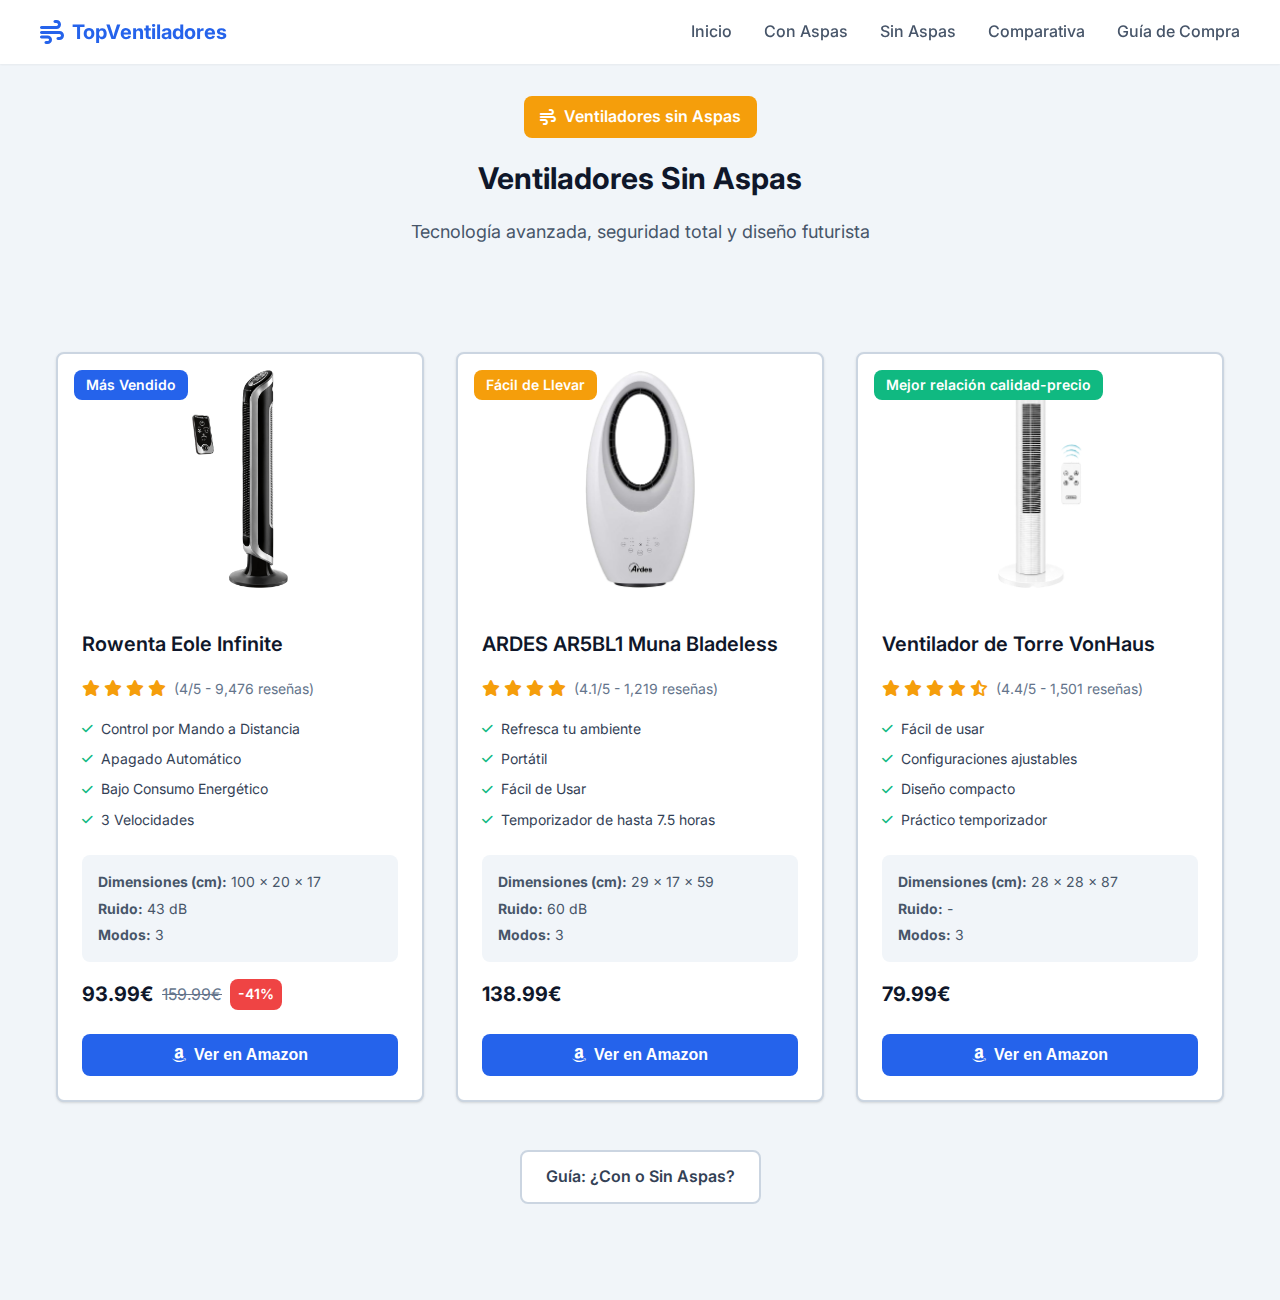
<file: sections/bladeless-fans.html>
<!DOCTYPE html>
<html lang="es">
<head>
    <meta charset="UTF-8">
    <meta name="viewport" content="width=device-width, initial-scale=1.0">
    <title>TopVentiladores | Sin Aspas</title>

    <link rel="stylesheet" href="/styles.css">
    <link href="https://fonts.googleapis.com/css2?family=Inter:wght@300;400;500;600;700&display=swap" rel="stylesheet">
    <link rel="stylesheet" href="https://cdnjs.cloudflare.com/ajax/libs/font-awesome/6.0.0/css/all.min.css">

    <link rel="icon" href="/images/favicon.png" type="image/x-icon">

    <meta name="viewport" content="width=device-width, initial-scale=1.0">

    <!-- SEO META TAGS -->
    <meta name="robots" content="index, follow">
    <meta name="keywords" content="ventiladores, ventiladores sin aspas, ventiladores con aspas, mejores ventiladores, comparativa ventiladores, guía de compra ventiladores, ventilador torre, ventilador silencioso, ventilador barato, ventilador eficiente, ventilador 2025">
    <meta name="author" content="TopVentiladores">

    <!-- Open Graph meta tags -->
    <meta property="og:title" content="TopVentiladores - Los mejores ventiladores | Guía 2025">
    <meta property="og:description" content="Descubre los mejores ventiladores con aspas y sin aspas. Comparativas, análisis y guía de compra completa. Encuentra el ventilador perfecto para tu hogar.">
    <meta property="og:type" content="website">
    <meta property="og:url" content="https://topventiladores.netlify.app/">
    <meta property="og:image" content="https://topventiladores.netlify.app/images/favicon.png">

    <!-- Twitter Card meta tags -->
    <meta name="twitter:card" content="summary_large_image">
    <meta name="twitter:title" content="TopVentiladores - Los mejores ventiladores | Guía 2025">
    <meta name="twitter:description" content="Descubre los mejores ventiladores con aspas y sin aspas. Comparativas, análisis y guía de compra completa.">
    <meta name="twitter:image" content="https://topventiladores.netlify.app/images/favicon.png">
    <link rel="canonical" href="https://topventiladores.netlify.app/">

    <!-- Google tag (gtag.js) -->
    <script async src="https://www.googletagmanager.com/gtag/js?id=G-0Z521GNM1N"></script>
    <script>
    window.dataLayer = window.dataLayer || [];
    function gtag(){dataLayer.push(arguments);}
    gtag('js', new Date());

    gtag('config', 'G-0Z521GNM1N');
    </script>
    
</head>
<body>

    <!-- Header -->
    <header class="header">
        <nav class="nav container">
            <div class="nav__brand">
                <i class="fas fa-wind"></i>
                <span>TopVentiladores</span>
            </div>
            <ul class="nav__menu" id="nav-menu">
                <li><a href="/index.html#inicio" class="nav__link">Inicio</a></li>
                <li><a href="/sections/traditional-fans.html" class="nav__link">Con Aspas</a></li>
                <li><a href="#sin-aspas" class="nav__link">Sin Aspas</a></li>
                <li><a href="/sections/comparison-types.html" class="nav__link">Comparativa</a></li>
                <li><a href="/index.html#guia" class="nav__link">Guía de Compra</a></li>
            </ul>
            <div class="nav__toggle" id="nav-toggle">
                <i class="fas fa-bars"></i>
            </div>
        </nav>
    </header>
    
    <!-- Ventiladores Sin Aspas -->
    <section class="products bladeless-fans" id="sin-aspas">
        <div class="container">
            <div class="section__header">
                <div class="category__badge bladeless">
                    <i class="fas fa-wind"></i>
                    <span>Ventiladores sin Aspas</span>
                </div>
                <h2 class="section__title">Ventiladores Sin Aspas</h2>
                <p class="section__subtitle">Tecnología avanzada, seguridad total y diseño futurista</p>
            </div>
            
            <div class="products__grid">
                <!-- Producto 1 - Sin Aspas -->
                <div class="product__card">
                    <div class="product__badge">Más Vendido</div>
                    <img src="/images/rowenta.png" alt="Rowenta Eole Infinite" class="product__image">
                    <div class="product__content">
                        <h3 class="product__title">Rowenta Eole Infinite</h3>
                        <div class="product__rating">
                            <div class="stars">
                                <i class="fas fa-star"></i>
                                <i class="fas fa-star"></i>
                                <i class="fas fa-star"></i>
                                <i class="fas fa-star"></i>
                            </div>
                            <span class="rating__text">(4/5 - 9,476 reseñas)</span>
                        </div>
                        <ul class="product__features">
                            <li><i class="fas fa-check"></i> Control por Mando a Distancia</li>
                            <li><i class="fas fa-check"></i> Apagado Automático</li>
                            <li><i class="fas fa-check"></i> Bajo Consumo Energético</li>
                            <li><i class="fas fa-check"></i> 3 Velocidades</li>
                        </ul>
                        
                        <div class="product__specs">
                            <span class="spec"><strong>Dimensiones (cm):</strong> 100 x 20 x 17</span>
                            <span class="spec"><strong>Ruido:</strong> 43 dB</span>
                            <span class="spec"><strong>Modos:</strong> 3</span>
                        </div>

                        <div class="product__price">
                            <span class="price__current">93.99€</span>
                            <span class="price__original">159.99€</span>
                            <span class="price__discount">-41%</span>

                        </div>
                        <a href="https://www.amazon.es/Rowenta-VU6670-Ventilador-Eole-Infrarred/dp/B06W521GNQ/ref=sr_1_2?adgrpid=1302921714634503&dib=eyJ2IjoiMSJ9.[base64].sNWb7rAqXxeO1B3uHcMgWY3CxfHnpC6kM4G4Jnxfgrg&dib_tag=se&hvadid=81432696272720&hvbmt=be&hvdev=c&hvlocphy=164432&hvnetw=o&hvqmt=e&hvtargid=kwd-81432845773724%3Aloc-170&hydadcr=28840_1850539&keywords=ventilador%2Bsin%2Baspas&mcid=27f9cc8aa6d13806b1a6e610afbf9f73&msclkid=863b796aae831add1cd7113f085e4b3e&qid=1750444404&sr=8-2&th=1">
                            <button class="btn btn--primary product__btn">
                                <i class="fab fa-amazon"></i> Ver en Amazon
                            </button>
                        </a>
                    </div>
                </div>
    
                <!-- Producto 2 - Sin Aspas -->
                <div class="product__card">
                    <div class="product__badge premium">Fácil de Llevar</div>
                    <img src="/images/ardes.png" alt="ARDES AR5BL1 Muna Bladeless" class="product__image">
                    <div class="product__content">
                        <h3 class="product__title">ARDES AR5BL1 Muna Bladeless</h3>
                        <div class="product__rating">
                            <div class="stars">
                                <i class="fas fa-star"></i>
                                <i class="fas fa-star"></i>
                                <i class="fas fa-star"></i>
                                <i class="fas fa-star"></i>
                            </div>
                            <span class="rating__text">(4.1/5 - 1,219 reseñas)</span>
                        </div>
                        <ul class="product__features">
                            <li><i class="fas fa-check"></i> Refresca tu ambiente</li>
                            <li><i class="fas fa-check"></i> Portátil</li>
                            <li><i class="fas fa-check"></i> Fácil de Usar</li>
                            <li><i class="fas fa-check"></i> Temporizador de hasta 7.5 horas</li>
                        </ul>
                        <div class="product__specs">
                            <span class="spec"><strong>Dimensiones (cm):</strong> 29 x 17 x 59</span>
                            <span class="spec"><strong>Ruido:</strong> 60 dB</span>
                            <span class="spec"><strong>Modos:</strong> 3</span>
                        </div>
                        <div class="product__price">
                            <span class="price__current">138.99€</span>
                        </div>

                        <a href="https://www.amazon.es/Ardes-AR5BL1-Ventilador-aspas-Blanco/dp/B07PB3WGG9/ref=sr_1_22?__mk_es_ES=%C3%85M%C3%85%C5%BD%C3%95%C3%91&crid=298CQSXBN4G2S&dib=eyJ2IjoiMSJ9.[base64].p5wYq_agDILFHxMqglhhqner4j8hMKP3atLDab5bsOQ&dib_tag=se&keywords=ventilador%2Bsin%2Baspas&qid=1750526111&sprefix=ventilador%2Bsin%2Baspas%2Caps%2C102&sr=8-22&ufe=app_do%3Aamzn1.fos.5e544547-1f8e-4072-8c08-ed563e39fc7d&th=1">
                            <button class="btn btn--primary product__btn">
                                <i class="fab fa-amazon"></i> Ver en Amazon
                            </button>
                        </a>
                    </div>
                </div>
    
                <!-- Producto 3 - Sin Aspas -->
                <div class="product__card">
                    <div class="product__badge best-value">Mejor relación calidad-precio</div>
                    <img src="/images/vonhaus.png" alt="Ventilador de Torre VonHaus" class="product__image">
                    <div class="product__content">
                        <h3 class="product__title">Ventilador de Torre VonHaus</h3>
                        <div class="product__rating">
                            <div class="stars">
                                <i class="fas fa-star"></i>
                                <i class="fas fa-star"></i>
                                <i class="fas fa-star"></i>
                                <i class="fas fa-star"></i>
                                <i class="fas fa-star-half-alt"></i>
                            </div>
                            <span class="rating__text">(4.4/5 - 1,501 reseñas)</span>
                        </div>
                        <ul class="product__features">
                            <li><i class="fas fa-check"></i> Fácil de usar</li>
                            <li><i class="fas fa-check"></i> Configuraciones ajustables</li>
                            <li><i class="fas fa-check"></i> Diseño compacto</li>
                            <li><i class="fas fa-check"></i> Práctico temporizador</li>
                        </ul>
                        <div class="product__specs">
                            <span class="spec"><strong>Dimensiones (cm):</strong> 28 x 28 x 87</span>
                            <span class="spec"><strong>Ruido:</strong> - </span>
                            <span class="spec"><strong>Modos:</strong> 3</span>
                        </div>
                        <div class="product__price">
                            <span class="price__current">79.99€</span>
                        </div>
                        <a href="https://www.amazon.es/VonHaus-Ventilador-Torre-Temporizador-Velocidades/dp/B0CWHDYX2L/ref=sr_1_36?__mk_es_ES=%C3%85M%C3%85%C5%BD%C3%95%C3%91&crid=1V1N35B0F1GIJ&dib=eyJ2IjoiMSJ9.[base64].BNshQkyUnydJIX1LoqHoL9FDqKDWpFNo57rXmRVd3U8&dib_tag=se&keywords=ventilador%2Bsin%2Baspas&qid=1750525730&sprefix=ventilador%2Bsin%2Baspas%2Caps%2C105&sr=8-36&ufe=app_do%3Aamzn1.fos.5e544547-1f8e-4072-8c08-ed563e39fc7d&th=1">
                            <button class="btn btn--primary product__btn">
                                <i class="fab fa-amazon"></i> Ver en Amazon
                            </button>
                        </a>
                    </div>
                </div>
            </div>
            
            <div class="section__cta">
                <a href="/sections/comparison-types.html" class="btn btn--secondary">Guía: ¿Con o Sin Aspas?</a>
            </div>
        </div>
    </section>
</body>
</html>
</file>
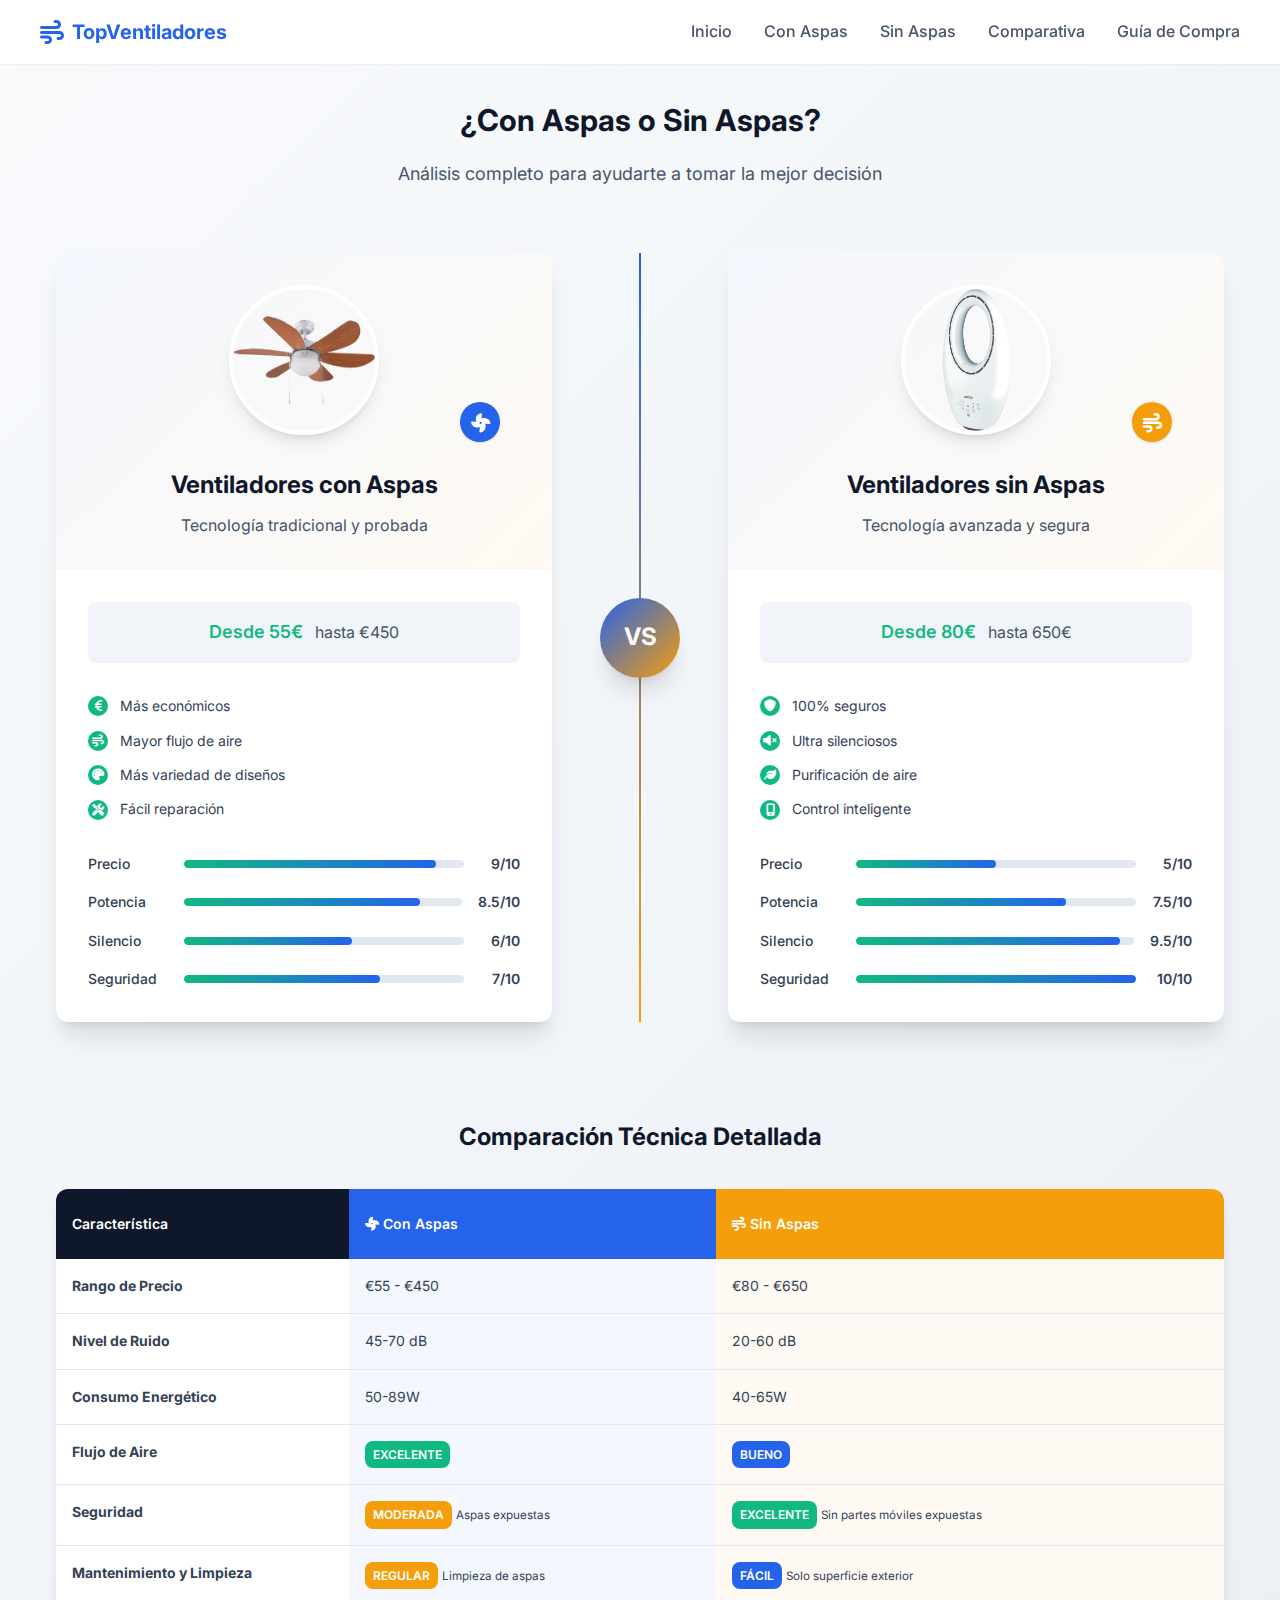
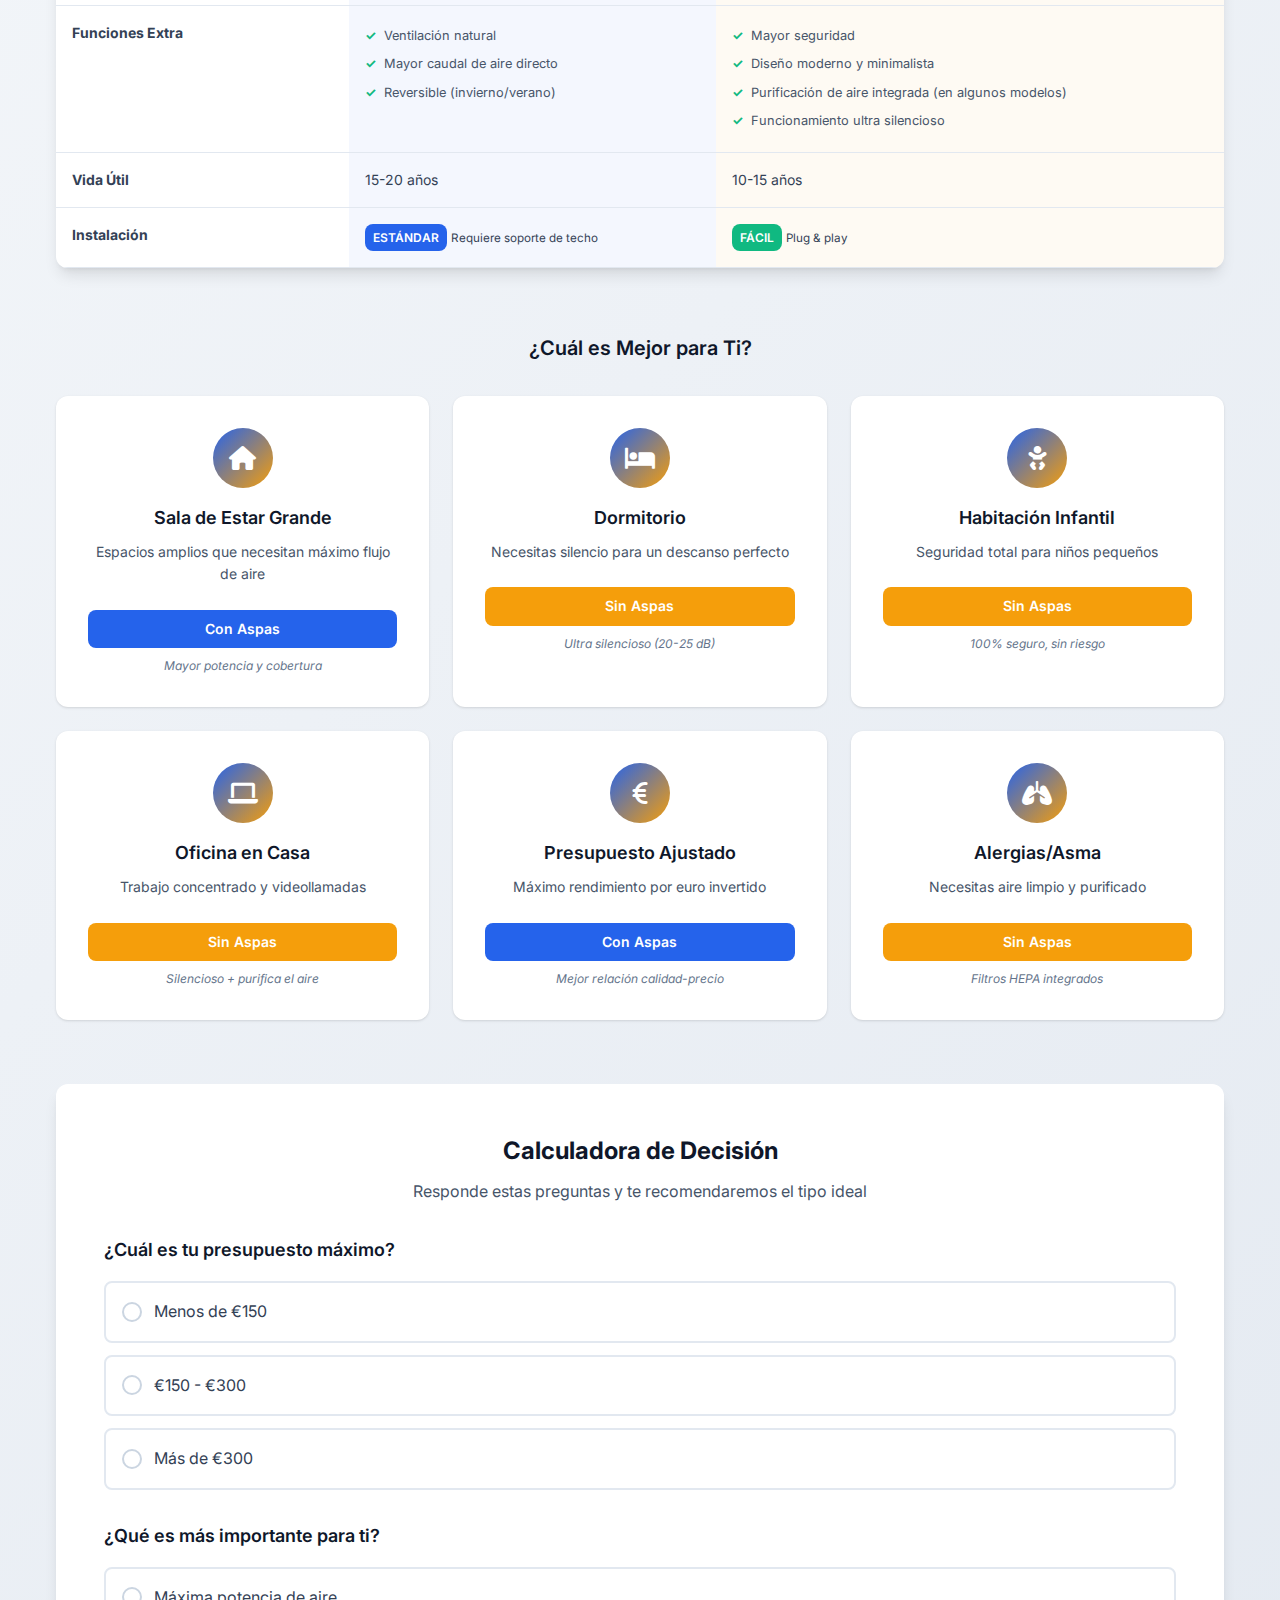
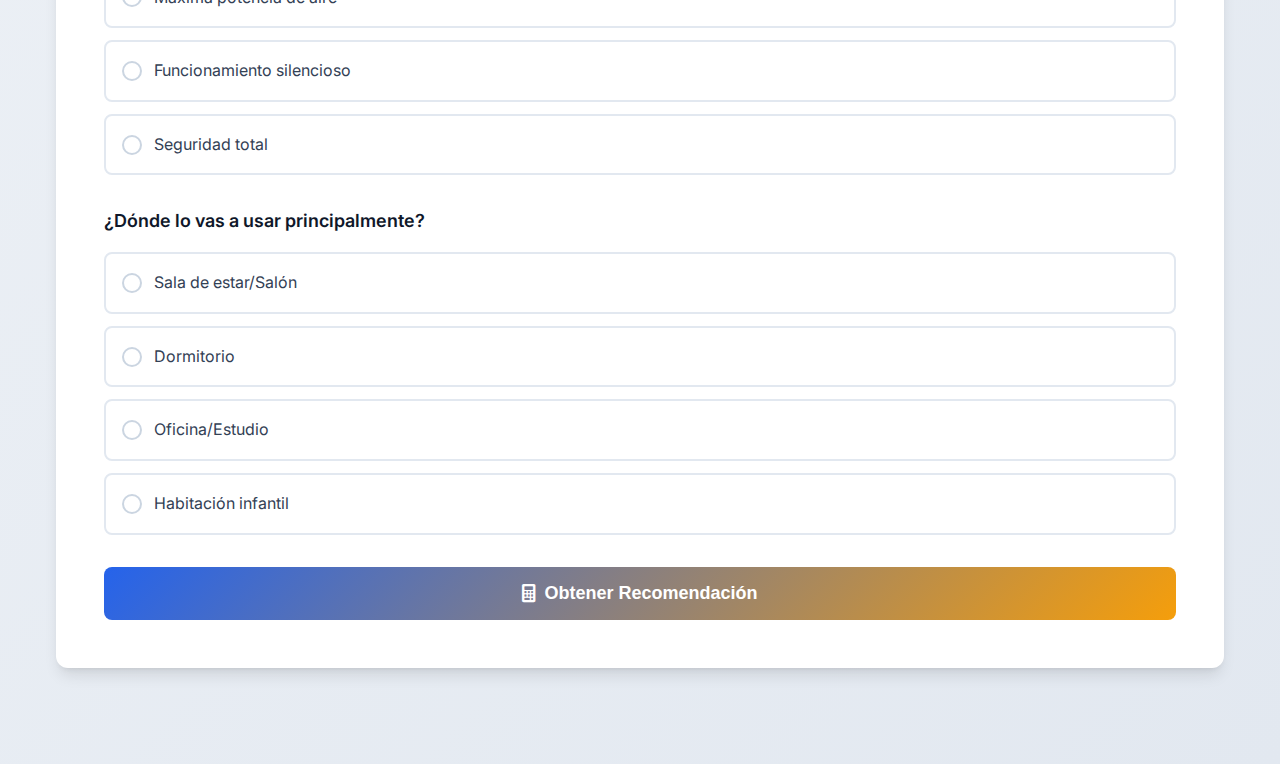
<file: sections/comparison-types.html>
<!DOCTYPE html>
<html lang="es">
<head>
    <meta charset="UTF-8">
    <meta name="viewport" content="width=device-width, initial-scale=1.0">
    <title>TopVentiladores | Comparación</title>

    <link rel="stylesheet" href="/styles.css">
    <link href="https://fonts.googleapis.com/css2?family=Inter:wght@300;400;500;600;700&display=swap" rel="stylesheet">
    <link rel="stylesheet" href="https://cdnjs.cloudflare.com/ajax/libs/font-awesome/6.0.0/css/all.min.css">

    <link rel="icon" href="/images/favicon.webp" type="image/x-icon">


    <meta name="viewport" content="width=device-width, initial-scale=1.0">

    <!-- SEO META TAGS -->
    <meta name="robots" content="index, follow">
    <meta name="keywords" content="ventiladores, ventiladores sin aspas, ventiladores con aspas, mejores ventiladores, comparativa ventiladores, guía de compra ventiladores, ventilador torre, ventilador silencioso, ventilador barato, ventilador eficiente, ventilador 2025">
    <meta name="author" content="TopVentiladores">

    <!-- Open Graph meta tags -->
    <meta property="og:title" content="TopVentiladores - Los mejores ventiladores | Guía 2025">
    <meta property="og:description" content="Descubre los mejores ventiladores con aspas y sin aspas. Comparativas, análisis y guía de compra completa. Encuentra el ventilador perfecto para tu hogar.">
    <meta property="og:type" content="website">
    <meta property="og:url" content="https://topventiladores.netlify.app/">
    <meta property="og:image" content="https://topventiladores.netlify.app/images/favicon.webp">

    <!-- Twitter Card meta tags -->
    <meta name="twitter:card" content="summary_large_image">
    <meta name="twitter:title" content="TopVentiladores - Los mejores ventiladores | Guía 2025">
    <meta name="twitter:description" content="Descubre los mejores ventiladores con aspas y sin aspas. Comparativas, análisis y guía de compra completa.">
    <meta name="twitter:image" content="https://topventiladores.netlify.app/images/favicon.webp">
    <link rel="canonical" href="https://topventiladores.netlify.app/">

        <!-- Google tag (gtag.js) -->
    <script async src="https://www.googletagmanager.com/gtag/js?id=G-0Z521GNM1N"></script>
    <script>
    window.dataLayer = window.dataLayer || [];
    function gtag(){dataLayer.push(arguments);}
    gtag('js', new Date());

    gtag('config', 'G-0Z521GNM1N');
    </script>


</head>
<body>

    <!-- Header -->
    <header class="header">
        <nav class="nav container">
            <div class="nav__brand">
                <i class="fas fa-wind"></i>
                <span>TopVentiladores</span>
            </div>
            <ul class="nav__menu" id="nav-menu">
                <li><a href="/index.html#inicio" class="nav__link">Inicio</a></li>
                <li><a href="/sections/con-aspas.html" class="nav__link">Con Aspas</a></li>
                <li><a href="/sections/sin-aspas.html" class="nav__link">Sin Aspas</a></li>
                <li><a href="#comparison" class="nav__link">Comparativa</a></li>
                <li><a href="/index.html#guia" class="nav__link">Guía de Compra</a></li>
            </ul>
            <div class="nav__toggle" id="nav-toggle">
                <i class="fas fa-bars"></i>
            </div>
        </nav>
    </header>

<!-- Comparación Detallada: Con Aspas vs Sin Aspas -->
<section class="detailed-comparison" id="comparison">
    <div class="container">
        <div class="section__header">
            <h2 class="section__title">¿Con Aspas o Sin Aspas?</h2>
            <p class="section__subtitle">Análisis completo para ayudarte a tomar la mejor decisión</p>
        </div>
        
        <!-- Comparación Visual Principal -->
        <div class="main-comparison">
            <div class="comparison-card traditional">
                <div class="card-header">
                    <div class="product-visual">
                        <img src="/images/cecotec.webp" alt="Ventilador con aspas" class="comparison-image" loading="lazy">
                        <div class="visual-badge">
                            <i class="fas fa-fan"></i>
                        </div>
                    </div>
                    <h3 class="card-title">Ventiladores con Aspas</h3>
                    <p class="card-subtitle">Tecnología tradicional y probada</p>
                </div>
                
                <div class="card-content">
                    <div class="price-range">
                        <span class="price-from">Desde 55€</span>
                        <span class="price-to">hasta €450</span>
                    </div>
                    
                    <div class="key-features">
                        <div class="feature-item">
                            <i class="fas fa-euro-sign feature-icon positive"></i>
                            <span>Más económicos</span>
                        </div>
                        <div class="feature-item">
                            <i class="fas fa-wind feature-icon positive"></i>
                            <span>Mayor flujo de aire</span>
                        </div>
                        <div class="feature-item">
                            <i class="fas fa-palette feature-icon positive"></i>
                            <span>Más variedad de diseños</span>
                        </div>
                        <div class="feature-item">
                            <i class="fas fa-tools feature-icon positive"></i>
                            <span>Fácil reparación</span>
                        </div>
                    </div>
                    
                    <div class="performance-bars">
                        <div class="performance-item">
                            <span class="performance-label">Precio</span>
                            <div class="performance-bar">
                                <div class="performance-fill" style="width: 90%"></div>
                            </div>
                            <span class="performance-score">9/10</span>
                        </div>
                        <div class="performance-item">
                            <span class="performance-label">Potencia</span>
                            <div class="performance-bar">
                                <div class="performance-fill" style="width: 85%"></div>
                            </div>
                            <span class="performance-score">8.5/10</span>
                        </div>
                        <div class="performance-item">
                            <span class="performance-label">Silencio</span>
                            <div class="performance-bar">
                                <div class="performance-fill" style="width: 60%"></div>
                            </div>
                            <span class="performance-score">6/10</span>
                        </div>
                        <div class="performance-item">
                            <span class="performance-label">Seguridad</span>
                            <div class="performance-bar">
                                <div class="performance-fill" style="width: 70%"></div>
                            </div>
                            <span class="performance-score">7/10</span>
                        </div>
                    </div>
                </div>
            </div>
            
            <div class="vs-divider">
                <div class="vs-circle">VS</div>
                <div class="vs-line"></div>
            </div>
            
            <div class="comparison-card bladeless">
                <div class="card-header">
                    <div class="product-visual">
                        <img src="/images/jocca.webp" alt="Ventilador sin aspas" class="comparison-image bladeless-img" loading="lazy">
                        <div class="visual-badge">
                            <i class="fas fa-wind"></i>
                        </div>
                    </div>
                    <h3 class="card-title">Ventiladores sin Aspas</h3>
                    <p class="card-subtitle">Tecnología avanzada y segura</p>
                </div>
                
                <div class="card-content">
                    <div class="price-range">
                        <span class="price-from">Desde 80€</span>
                        <span class="price-to">hasta 650€</span>
                    </div>
                    
                    <div class="key-features">
                        <div class="feature-item">
                            <i class="fas fa-shield-alt feature-icon positive"></i>
                            <span>100% seguros</span>
                        </div>
                        <div class="feature-item">
                            <i class="fas fa-volume-mute feature-icon positive"></i>
                            <span>Ultra silenciosos</span>
                        </div>
                        <div class="feature-item">
                            <i class="fas fa-leaf feature-icon positive"></i>
                            <span>Purificación de aire</span>
                        </div>
                        <div class="feature-item">
                            <i class="fas fa-mobile-alt feature-icon positive"></i>
                            <span>Control inteligente</span>
                        </div>
                    </div>
                    
                    <div class="performance-bars">
                        <div class="performance-item">
                            <span class="performance-label">Precio</span>
                            <div class="performance-bar">
                                <div class="performance-fill" style="width: 50%"></div>
                            </div>
                            <span class="performance-score">5/10</span>
                        </div>
                        <div class="performance-item">
                            <span class="performance-label">Potencia</span>
                            <div class="performance-bar">
                                <div class="performance-fill" style="width: 75%"></div>
                            </div>
                            <span class="performance-score">7.5/10</span>
                        </div>
                        <div class="performance-item">
                            <span class="performance-label">Silencio</span>
                            <div class="performance-bar">
                                <div class="performance-fill" style="width: 95%"></div>
                            </div>
                            <span class="performance-score">9.5/10</span>
                        </div>
                        <div class="performance-item">
                            <span class="performance-label">Seguridad</span>
                            <div class="performance-bar">
                                <div class="performance-fill" style="width: 100%"></div>
                            </div>
                            <span class="performance-score">10/10</span>
                        </div>
                    </div>
                </div>
            </div>
        </div>
        
        <!-- Tabla Comparativa Detallada -->
        <div class="detailed-table-section">
            <h3 class="table-title">Comparación Técnica Detallada</h3>
            <div class="comparison-table-wrapper">
                <table class="detailed-comparison-table">
                    <thead>
                        <tr>
                            <th>Característica</th>
                            <th class="traditional-col">
                                <i class="fas fa-fan"></i>
                                Con Aspas
                            </th>
                            <th class="bladeless-col">
                                <i class="fas fa-wind"></i>
                                Sin Aspas
                            </th>
                        </tr>
                    </thead>
                    <tbody>
                        <tr>
                            <td><strong>Rango de Precio</strong></td>
                            <td class="traditional-cell">€55 - €450</td>
                            <td class="bladeless-cell">€80 - €650</td>
                        </tr>
                        <tr>
                            <td><strong>Nivel de Ruido</strong></td>
                            <td class="traditional-cell">45-70 dB</td>
                            <td class="bladeless-cell">20-60 dB</td>
                        </tr>
                        <tr>
                            <td><strong>Consumo Energético</strong></td>
                            <td class="traditional-cell">50-89W</td>
                            <td class="bladeless-cell">40-65W</td>
                        </tr>
                        <tr>
                            <td><strong>Flujo de Aire</strong></td>
                            <td class="traditional-cell">
                                <span class="rating excellent">Excelente</span>
                            </td>
                            <td class="bladeless-cell">
                                <span class="rating good">Bueno</span>
                            </td>
                        </tr>
                        <tr>
                            <td><strong>Seguridad</strong></td>
                            <td class="traditional-cell">
                                <span class="rating moderate">Moderada</span>
                                <small>Aspas expuestas</small>
                            </td>
                            <td class="bladeless-cell">
                                <span class="rating excellent">Excelente</span>
                                <small>Sin partes móviles expuestas</small>
                            </td>
                        </tr>
                        <tr>
                            <td><strong>Mantenimiento y Limpieza</strong></td>
                            <td class="traditional-cell">
                                <span class="rating moderate">Regular</span>
                                <small>Limpieza de aspas</small>
                            </td>
                            <td class="bladeless-cell">
                                <span class="rating good">Fácil</span>
                                <small>Solo superficie exterior</small>
                            </td>
                        </tr>
                        <tr>
                            <td><strong>Funciones Extra</strong></td>
                            <td class="traditional-cell">
                                <ul class="feature-list">
                                    <li>Ventilación natural</li>
                                    <li>Mayor caudal de aire directo</li>
                                    <li>Reversible (invierno/verano)</li>
                                </ul>
                            </td>
                            <td class="bladeless-cell">
                                <ul class="feature-list">
                                    <li>Mayor seguridad</li>
                                    <li>Diseño moderno y minimalista</li>
                                    <li>Purificación de aire integrada (en algunos modelos)</li>
                                    <li>Funcionamiento ultra silencioso</li>
                                </ul>
                            </td>
                        </tr>
                        <tr>
                            <td><strong>Vida Útil</strong></td>
                            <td class="traditional-cell">15-20 años</td>
                            <td class="bladeless-cell">10-15 años</td>
                        </tr>
                        <tr>
                            <td><strong>Instalación</strong></td>
                            <td class="traditional-cell">
                                <span class="rating good">Estándar</span>
                                <small>Requiere soporte de techo</small>
                            </td>
                            <td class="bladeless-cell">
                                <span class="rating excellent">Fácil</span>
                                <small>Plug & play</small>
                            </td>
                        </tr>
                    </tbody>
                </table>
            </div>
        </div>
        
        <!-- Casos de Uso Recomendados -->
        <div class="use-cases-section">
            <h3 class="section-subtitle">¿Cuál es Mejor para Ti?</h3>
            <div class="use-cases-grid">
                <div class="use-case-card">
                    <div class="use-case-icon">
                        <i class="fas fa-home"></i>
                    </div>
                    <h4>Sala de Estar Grande</h4>
                    <p class="use-case-description">Espacios amplios que necesitan máximo flujo de aire</p>
                    <div class="recommendation">
                        <span class="recommended-type traditional">Con Aspas</span>
                        <span class="reason">Mayor potencia y cobertura</span>
                    </div>
                </div>
                
                <div class="use-case-card">
                    <div class="use-case-icon">
                        <i class="fas fa-bed"></i>
                    </div>
                    <h4>Dormitorio</h4>
                    <p class="use-case-description">Necesitas silencio para un descanso perfecto</p>
                    <div class="recommendation">
                        <span class="recommended-type bladeless">Sin Aspas</span>
                        <span class="reason">Ultra silencioso (20-25 dB)</span>
                    </div>
                </div>
                
                <div class="use-case-card">
                    <div class="use-case-icon">
                        <i class="fas fa-baby"></i>
                    </div>
                    <h4>Habitación Infantil</h4>
                    <p class="use-case-description">Seguridad total para niños pequeños</p>
                    <div class="recommendation">
                        <span class="recommended-type bladeless">Sin Aspas</span>
                        <span class="reason">100% seguro, sin riesgo</span>
                    </div>
                </div>
                
                <div class="use-case-card">
                    <div class="use-case-icon">
                        <i class="fas fa-laptop"></i>
                    </div>
                    <h4>Oficina en Casa</h4>
                    <p class="use-case-description">Trabajo concentrado y videollamadas</p>
                    <div class="recommendation">
                        <span class="recommended-type bladeless">Sin Aspas</span>
                        <span class="reason">Silencioso + purifica el aire</span>
                    </div>
                </div>
                
                <div class="use-case-card">
                    <div class="use-case-icon">
                        <i class="fas fa-euro-sign"></i>
                    </div>
                    <h4>Presupuesto Ajustado</h4>
                    <p class="use-case-description">Máximo rendimiento por euro invertido</p>
                    <div class="recommendation">
                        <span class="recommended-type traditional">Con Aspas</span>
                        <span class="reason">Mejor relación calidad-precio</span>
                    </div>
                </div>
                
                <div class="use-case-card">
                    <div class="use-case-icon">
                        <i class="fas fa-lungs"></i>
                    </div>
                    <h4>Alergias/Asma</h4>
                    <p class="use-case-description">Necesitas aire limpio y purificado</p>
                    <div class="recommendation">
                        <span class="recommended-type bladeless">Sin Aspas</span>
                        <span class="reason">Filtros HEPA integrados</span>
                    </div>
                </div>
            </div>
        </div>
        
        <!-- Calculadora de Decisión -->
        <div class="decision-calculator">
            <h3 class="calculator-title">Calculadora de Decisión</h3>
            <p class="calculator-subtitle">Responde estas preguntas y te recomendaremos el tipo ideal</p>
            
            <form class="calculator-form" id="calculator-form">
                <div class="question-group">
                    <label class="question-label">¿Cuál es tu presupuesto máximo?</label>
                    <div class="radio-group">
                        <label class="radio-option">
                            <input type="radio" name="budget" value="low" data-traditional="2" data-bladeless="0">
                            <span class="radio-custom"></span>
                            Menos de €150
                        </label>
                        <label class="radio-option">
                            <input type="radio" name="budget" value="medium" data-traditional="1" data-bladeless="1">
                            <span class="radio-custom"></span>
                            €150 - €300
                        </label>
                        <label class="radio-option">
                            <input type="radio" name="budget" value="high" data-traditional="0" data-bladeless="2">
                            <span class="radio-custom"></span>
                            Más de €300
                        </label>
                    </div>
                </div>
                
                <div class="question-group">
                    <label class="question-label">¿Qué es más importante para ti?</label>
                    <div class="radio-group">
                        <label class="radio-option">
                            <input type="radio" name="priority" value="power" data-traditional="2" data-bladeless="0">
                            <span class="radio-custom"></span>
                            Máxima potencia de aire
                        </label>
                        <label class="radio-option">
                            <input type="radio" name="priority" value="silence" data-traditional="0" data-bladeless="2">
                            <span class="radio-custom"></span>
                            Funcionamiento silencioso
                        </label>
                        <label class="radio-option">
                            <input type="radio" name="priority" value="safety" data-traditional="0" data-bladeless="2">
                            <span class="radio-custom"></span>
                            Seguridad total
                        </label>
                    </div>
                </div>
                
                <div class="question-group">
                    <label class="question-label">¿Dónde lo vas a usar principalmente?</label>
                    <div class="radio-group">
                        <label class="radio-option">
                            <input type="radio" name="location" value="living" data-traditional="2" data-bladeless="0">
                            <span class="radio-custom"></span>
                            Sala de estar/Salón
                        </label>
                        <label class="radio-option">
                            <input type="radio" name="location" value="bedroom" data-traditional="0" data-bladeless="2">
                            <span class="radio-custom"></span>
                            Dormitorio
                        </label>
                        <label class="radio-option">
                            <input type="radio" name="location" value="office" data-traditional="0" data-bladeless="2">
                            <span class="radio-custom"></span>
                            Oficina/Estudio
                        </label>
                        <label class="radio-option">
                            <input type="radio" name="location" value="kids" data-traditional="0" data-bladeless="2">
                            <span class="radio-custom"></span>
                            Habitación infantil
                        </label>
                    </div>
                </div>
                
                <button type="button" class="calculate-btn" onclick="calculateRecommendation()">
                    <i class="fas fa-calculator"></i>
                    Obtener Recomendación
                </button>
                
                <div class="recommendation-result" id="recommendation-result" style="display: none;">
                    <div class="result-content">
                        <div class="result-icon">
                            <i class="fas fa-lightbulb"></i>
                        </div>
                        <h4 class="result-title">Nuestra Recomendación</h4>
                        <div class="result-recommendation" id="result-text"></div>
                        <div class="result-actions">
                            <a href="/sections/con-aspas.html" class="result-btn traditional" id="traditional-btn" style="display: none;">
                                Ver Ventiladores con Aspas
                            </a>
                            <a href="/sections/sin-aspas.html" class="result-btn bladeless" id="bladeless-btn" style="display: none;">
                                Ver Ventiladores sin Aspas
                            </a>
                        </div>
                    </div>
                </div>
            </form>
        </div>
    </div>
</section>


<script src="/main.js"></script>


</body>
</html>
</file>
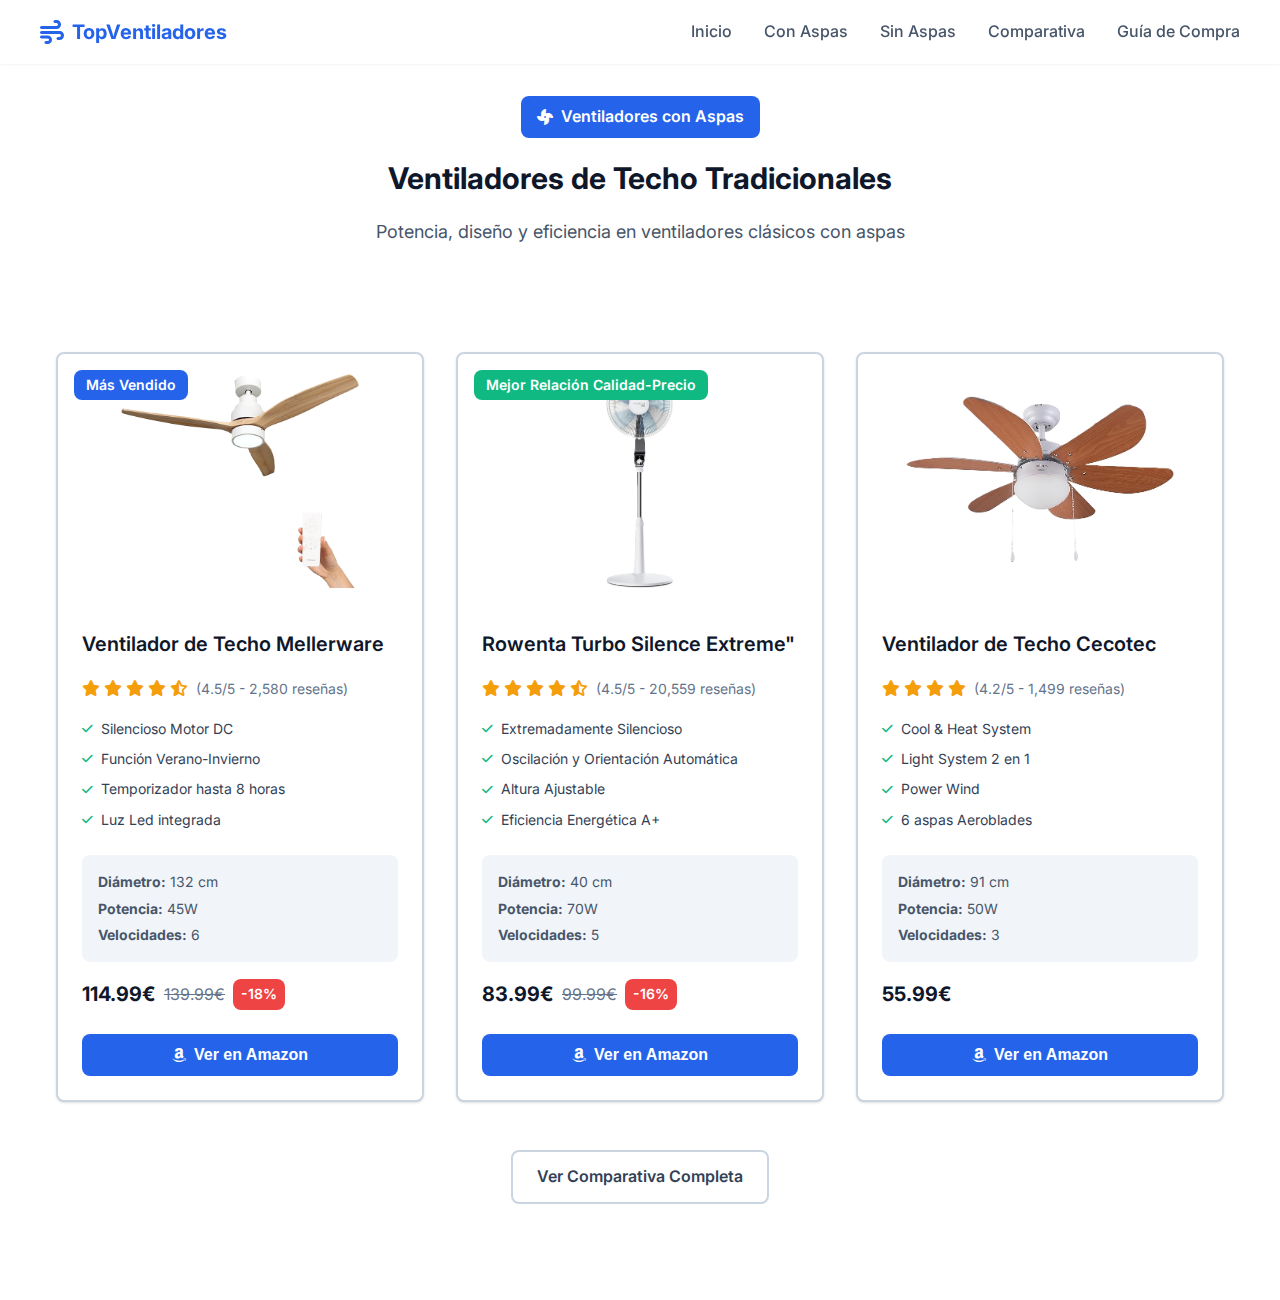
<file: sections/con-aspas.html>
<!DOCTYPE html>
<html lang="es">
<head>
    <meta charset="UTF-8">
    <meta name="viewport" content="width=device-width, initial-scale=1.0">
    <title>TopVentiladores | Con Aspas</title>

    <link rel="stylesheet" href="/styles.css">
    <link href="https://fonts.googleapis.com/css2?family=Inter:wght@300;400;500;600;700&display=swap" rel="stylesheet">
    <link rel="stylesheet" href="https://cdnjs.cloudflare.com/ajax/libs/font-awesome/6.0.0/css/all.min.css">

    <link rel="icon" href="/images/favicon.webp" type="image/x-icon">


    <meta name="viewport" content="width=device-width, initial-scale=1.0">

    <!-- SEO META TAGS -->
    <meta name="robots" content="index, follow">
    <meta name="keywords" content="ventiladores, ventiladores sin aspas, ventiladores con aspas, mejores ventiladores, comparativa ventiladores, guía de compra ventiladores, ventilador torre, ventilador silencioso, ventilador barato, ventilador eficiente, ventilador 2025">
    <meta name="author" content="TopVentiladores">

    <!-- Open Graph meta tags -->
    <meta property="og:title" content="TopVentiladores - Los mejores ventiladores | Guía 2025">
    <meta property="og:description" content="Descubre los mejores ventiladores con aspas y sin aspas. Comparativas, análisis y guía de compra completa. Encuentra el ventilador perfecto para tu hogar.">
    <meta property="og:type" content="website">
    <meta property="og:url" content="https://topventiladores.netlify.app/">
    <meta property="og:image" content="https://topventiladores.netlify.app/images/favicon.webp">

    <!-- Twitter Card meta tags -->
    <meta name="twitter:card" content="summary_large_image">
    <meta name="twitter:title" content="TopVentiladores - Los mejores ventiladores | Guía 2025">
    <meta name="twitter:description" content="Descubre los mejores ventiladores con aspas y sin aspas. Comparativas, análisis y guía de compra completa.">
    <meta name="twitter:image" content="https://topventiladores.netlify.app/images/favicon.webp">
    <link rel="canonical" href="https://topventiladores.netlify.app/">


        <!-- Google tag (gtag.js) -->
    <script async src="https://www.googletagmanager.com/gtag/js?id=G-0Z521GNM1N"></script>
    <script>
    window.dataLayer = window.dataLayer || [];
    function gtag(){dataLayer.push(arguments);}
    gtag('js', new Date());

    gtag('config', 'G-0Z521GNM1N');
    </script>


</head>
<body>

    <!-- Header -->
    <header class="header">
        <nav class="nav container">
            <div class="nav__brand">
                <i class="fas fa-wind"></i>
                <span>TopVentiladores</span>
            </div>
            <ul class="nav__menu" id="nav-menu">
                <li><a href="/index.html#inicio" class="nav__link">Inicio</a></li>
                <li><a href="#con-aspas" class="nav__link">Con Aspas</a></li>
                <li><a href="/sections/sin-aspas.html" class="nav__link">Sin Aspas</a></li>
                <li><a href="/sections/comparison-types.html" class="nav__link">Comparativa</a></li>
                <li><a href="/index.html#guia" class="nav__link">Guía de Compra</a></li>
            </ul>
            <div class="nav__toggle" id="nav-toggle">
                <i class="fas fa-bars"></i>
            </div>
        </nav>
    </header>
    
    <!-- Ventiladores Con Aspas -->
    <section class="products traditional-fans" id="con-aspas">
        <div class="container">
            <div class="section__header">
                <div class="category__badge">
                    <i class="fas fa-fan"></i>
                    <span>Ventiladores con Aspas</span>
                </div>
                <h2 class="section__title">Ventiladores de Techo Tradicionales</h2>
                <p class="section__subtitle">Potencia, diseño y eficiencia en ventiladores clásicos con aspas</p>
            </div>
            
            <div class="products__grid">
                <!-- Producto 1 - Con Aspas -->
                <div class="product__card">
                    <div class="product__badge">Más Vendido</div>
                    <img src="/images/mellerware.webp" alt="Ventilador de Techo Mellerware" class="product__image mellerware" loading="lazy">
                    <div class="product__content">
                        <h3 class="product__title">Ventilador de Techo Mellerware</h3>
                        <div class="product__rating">
                            <div class="stars">
                                <i class="fas fa-star"></i>
                                <i class="fas fa-star"></i>
                                <i class="fas fa-star"></i>
                                <i class="fas fa-star"></i>
                                <i class="fas fa-star-half-alt"></i>
                            </div>
                            <span class="rating__text">(4.5/5 - 2,580 reseñas)</span>
                        </div>
                        <ul class="product__features">
                            <li><i class="fas fa-check"></i> Silencioso Motor DC</li>
                            <li><i class="fas fa-check"></i> Función Verano-Invierno</li>
                            <li><i class="fas fa-check"></i> Temporizador hasta 8 horas</li>
                            <li><i class="fas fa-check"></i> Luz Led integrada</li>
                        </ul>
                        <div class="product__specs">
                            <span class="spec"><strong>Diámetro:</strong> 132 cm</span>
                            <span class="spec"><strong>Potencia:</strong> 45W</span>
                            <span class="spec"><strong>Velocidades:</strong> 6</span>
                        </div>
                        <div class="product__price">
                            <span class="price__current">114.99€</span>
                            <span class="price__original">139.99€</span>
                            <span class="price__discount">-18%</span>
                        </div>
                        <a href="https://www.amazon.es/Mellerware-Ventilador-Velocidades-Verano-Invierno-Temporizador/dp/B092ZJDK8C/ref=sr_1_2?__mk_es_ES=%C3%85M%C3%85%C5%BD%C3%95%C3%91&dib=eyJ2IjoiMSJ9.[base64].tSfVf7RVC6gychFa4Bi_ylZpFVBzbzuQr-91iIOZV7w&dib_tag=se&keywords=ventilador%2Bcon%2Baspas&qid=1750523863&sr=8-2&ufe=app_do%3Aamzn1.fos.5e544547-1f8e-4072-8c08-ed563e39fc7d&th=1">
                            <button class="btn btn--primary product__btn">
                                <i class="fab fa-amazon"></i> Ver en Amazon
                            </button>
                        </a>
                    </div>
                </div>
    
                <!-- Producto 2 - Con Aspas -->
                <div class="product__card">
                    <div class="product__badge best-value">Mejor Relación Calidad-Precio</div>
                    <img src="/images/rowenta-extreme.webp" alt="Rowenta Turbo Silence Extreme" class="product__image" loading="lazy">
                    <div class="product__content">
                        <h3 class="product__title">Rowenta Turbo Silence Extreme"</h3>
                        <div class="product__rating">
                            <div class="stars">
                                <i class="fas fa-star"></i>
                                <i class="fas fa-star"></i>
                                <i class="fas fa-star"></i>
                                <i class="fas fa-star"></i>
                                <i class="fas fa-star-half-alt"></i>
                            </div>
                            <span class="rating__text">(4.5/5 - 20,559 reseñas)</span>
                        </div>
                        <ul class="product__features">
                            <li><i class="fas fa-check"></i> Extremadamente Silencioso</li>
                            <li><i class="fas fa-check"></i> Oscilación y Orientación Automática</li>
                            <li><i class="fas fa-check"></i> Altura Ajustable</li>
                            <li><i class="fas fa-check"></i> Eficiencia Energética A+</li>
                        </ul>
                        <div class="product__specs">
                            <span class="spec"><strong>Diámetro:</strong> 40 cm</span>
                            <span class="spec"><strong>Potencia:</strong> 70W</span>
                            <span class="spec"><strong>Velocidades:</strong> 5</span>
                        </div>
                        <div class="product__price">
                            <span class="price__current">83.99€</span>
                            <span class="price__original">99.99€</span>
                            <span class="price__discount">-16%</span>
                        </div>
                        <a href="https://www.amazon.es/Rowenta-VU5640-Turbo-Silence-Ventilador/dp/B01891LZBY/ref=sr_1_1?__mk_es_ES=%C3%85M%C3%85%C5%BD%C3%95%C3%91&crid=WSXLZRWAG6XG&dib=eyJ2IjoiMSJ9.[base64].y1DvA49G5HTTETgqqqyuY8wkoqsEwh5LWzJiUvlX1nI&dib_tag=se&keywords=ventilador%2Bcon%2Baspas&qid=1750520276&sprefix=ventilador%2Bcon%2Baspas%2Caps%2C91&sr=8-1&th=1">
                            <button class="btn btn--primary product__btn">
                                <i class="fab fa-amazon"></i> Ver en Amazon
                            </button>
                        </a>
                    </div>
                </div>
    
                <!-- Producto 3 - Con Aspas -->
                <div class="product__card">
                    <img src="/images/cecotec.webp" alt="Ventilador de Techo Cecotec" class="product__image cecotec" loading="lazy">
                    <div class="product__content">
                        <h3 class="product__title">Ventilador de Techo Cecotec</h3>
                        <div class="product__rating">
                            <div class="stars">
                                <i class="fas fa-star"></i>
                                <i class="fas fa-star"></i>
                                <i class="fas fa-star"></i>
                                <i class="fas fa-star"></i>
                            </div>
                            <span class="rating__text">(4.2/5 - 1,499 reseñas)</span>
                        </div>
                        <ul class="product__features">
                            <li><i class="fas fa-check"></i> Cool & Heat System</li>
                            <li><i class="fas fa-check"></i> Light System 2 en 1</li>
                            <li><i class="fas fa-check"></i> Power Wind</li>
                            <li><i class="fas fa-check"></i> 6 aspas Aeroblades</li>
                        </ul>

                        <div class="product__specs">
                            <span class="spec"><strong>Diámetro:</strong> 91 cm</span>
                            <span class="spec"><strong>Potencia:</strong> 50W</span>
                            <span class="spec"><strong>Velocidades:</strong> 3</span>
                        </div>

                        <div class="product__price">
                            <span class="price__current">55.99€</span>
                        </div>

                        <a href="https://www.amazon.es/Cecotec-Ventilador-EnergySilence-Reversibles-Velocidades/dp/B0913CCNJN/ref=sr_1_56?__mk_es_ES=%C3%85M%C3%85%C5%BD%C3%95%C3%91&crid=WSXLZRWAG6XG&dib=eyJ2IjoiMSJ9.[base64].PE1HopE8q5SQwRissY1vuZq36dwVm4ZyMMWZj2cNxdw&dib_tag=se&keywords=ventilador%2Bcon%2Baspas&qid=1750525129&sprefix=ventilador%2Bcon%2Baspas%2Caps%2C91&sr=8-56&th=1">
                            <button class="btn btn--primary product__btn">
                                <i class="fab fa-amazon"></i> Ver en Amazon
                            </button>
                        </a>
                    </div>
                </div>
            </div>
            
            <div class="section__cta">
                <a href="/sections/comparison-types.html" class="btn btn--secondary">Ver Comparativa Completa</a>
            </div>
        </div>
    </section>
</body>
</html>
</file>
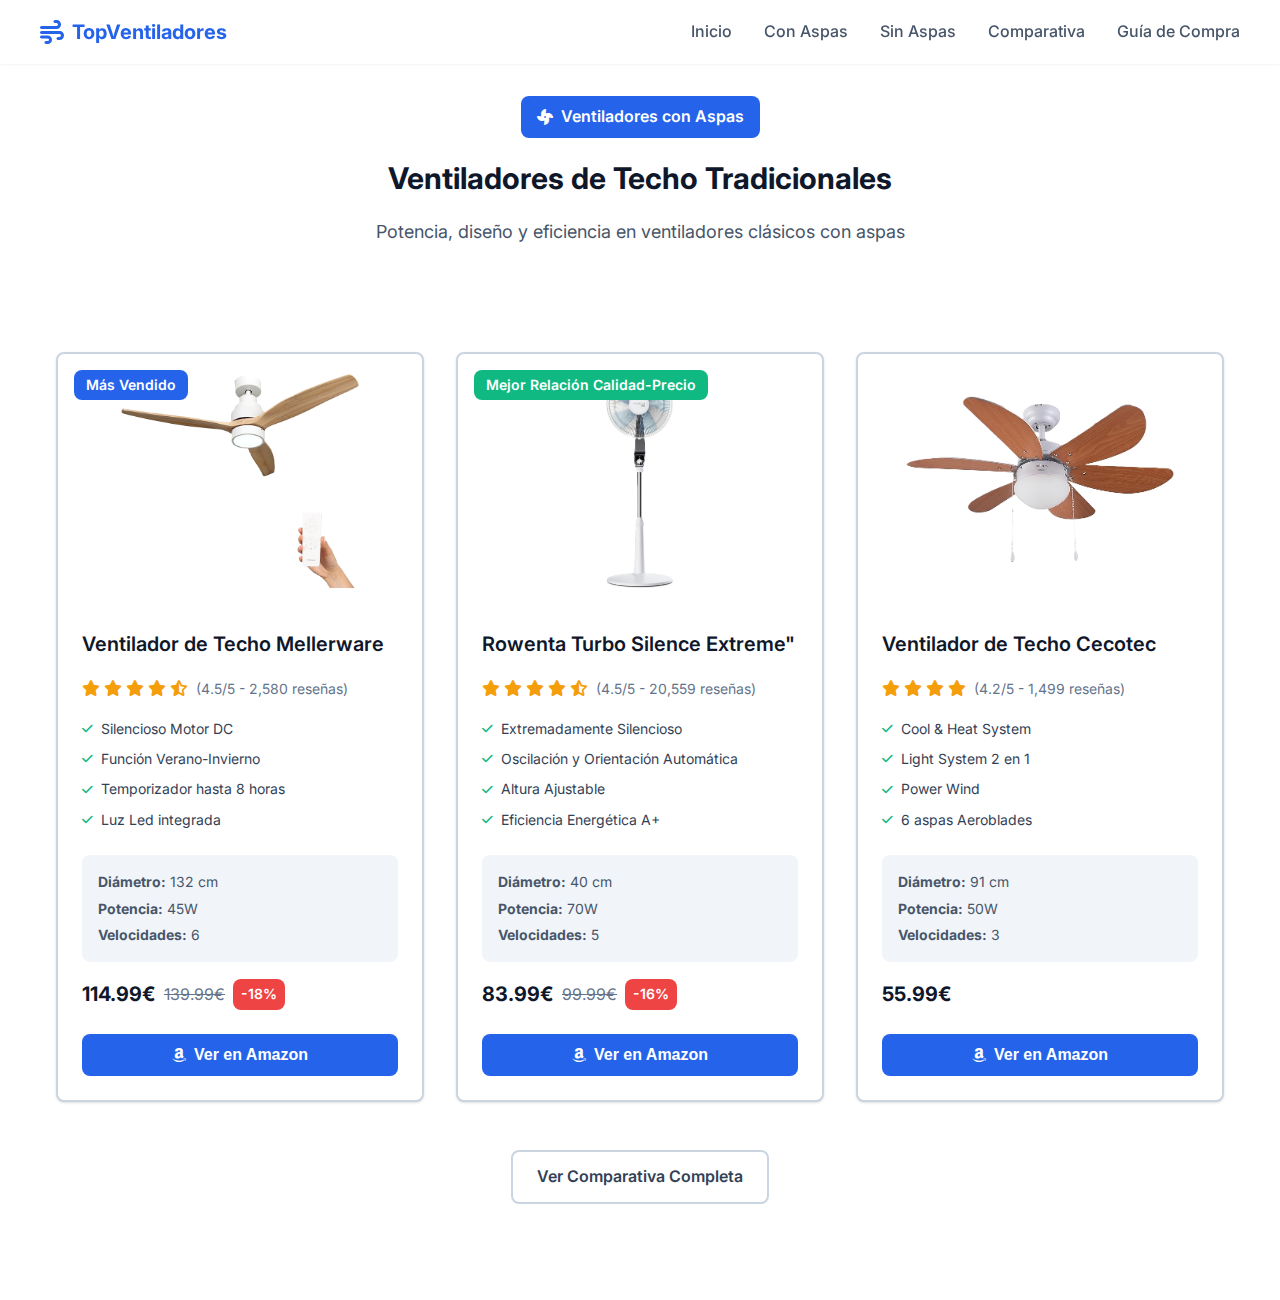
<file: sections/traditional-fans.html>
<!DOCTYPE html>
<html lang="es">
<head>
    <meta charset="UTF-8">
    <meta name="viewport" content="width=device-width, initial-scale=1.0">
    <title>TopVentiladores | Con Aspas</title>

    <link rel="stylesheet" href="/styles.css">
    <link href="https://fonts.googleapis.com/css2?family=Inter:wght@300;400;500;600;700&display=swap" rel="stylesheet">
    <link rel="stylesheet" href="https://cdnjs.cloudflare.com/ajax/libs/font-awesome/6.0.0/css/all.min.css">


</head>
<body>

    <!-- Header -->
    <header class="header">
        <nav class="nav container">
            <div class="nav__brand">
                <i class="fas fa-wind"></i>
                <span>TopVentiladores</span>
            </div>
            <ul class="nav__menu" id="nav-menu">
                <li><a href="/index.html#inicio" class="nav__link">Inicio</a></li>
                <li><a href="#con-aspas" class="nav__link">Con Aspas</a></li>
                <li><a href="/sections/bladeless-fans.html" class="nav__link">Sin Aspas</a></li>
                <li><a href="/sections/comparison-types.html" class="nav__link">Comparativa</a></li>
                <li><a href="/index.html#guia" class="nav__link">Guía de Compra</a></li>
            </ul>
            <div class="nav__toggle" id="nav-toggle">
                <i class="fas fa-bars"></i>
            </div>
        </nav>
    </header>
    
    <!-- Ventiladores Con Aspas -->
    <section class="products traditional-fans" id="con-aspas">
        <div class="container">
            <div class="section__header">
                <div class="category__badge">
                    <i class="fas fa-fan"></i>
                    <span>Ventiladores con Aspas</span>
                </div>
                <h2 class="section__title">Ventiladores de Techo Tradicionales</h2>
                <p class="section__subtitle">Potencia, diseño y eficiencia en ventiladores clásicos con aspas</p>
            </div>
            
            <div class="products__grid">
                <!-- Producto 1 - Con Aspas -->
                <div class="product__card">
                    <div class="product__badge">Más Vendido</div>
                    <img src="/images/mellerware.png" alt="Ventilador de Techo Mellerware" class="product__image mellerware">
                    <div class="product__content">
                        <h3 class="product__title">Ventilador de Techo Mellerware</h3>
                        <div class="product__rating">
                            <div class="stars">
                                <i class="fas fa-star"></i>
                                <i class="fas fa-star"></i>
                                <i class="fas fa-star"></i>
                                <i class="fas fa-star"></i>
                                <i class="fas fa-star-half-alt"></i>
                            </div>
                            <span class="rating__text">(4.5/5 - 2,580 reseñas)</span>
                        </div>
                        <ul class="product__features">
                            <li><i class="fas fa-check"></i> Silencioso Motor DC</li>
                            <li><i class="fas fa-check"></i> Función Verano-Invierno</li>
                            <li><i class="fas fa-check"></i> Temporizador hasta 8 horas</li>
                            <li><i class="fas fa-check"></i> Luz Led integrada</li>
                        </ul>
                        <div class="product__specs">
                            <span class="spec"><strong>Diámetro:</strong> 132 cm</span>
                            <span class="spec"><strong>Potencia:</strong> 45W</span>
                            <span class="spec"><strong>Velocidades:</strong> 6</span>
                        </div>
                        <div class="product__price">
                            <span class="price__current">114.99€</span>
                            <span class="price__original">139.99€</span>
                            <span class="price__discount">-18%</span>
                        </div>
                        <a href="https://www.amazon.es/Mellerware-Ventilador-Velocidades-Verano-Invierno-Temporizador/dp/B092ZJDK8C/ref=sr_1_2?__mk_es_ES=%C3%85M%C3%85%C5%BD%C3%95%C3%91&dib=eyJ2IjoiMSJ9.[base64].tSfVf7RVC6gychFa4Bi_ylZpFVBzbzuQr-91iIOZV7w&dib_tag=se&keywords=ventilador%2Bcon%2Baspas&qid=1750523863&sr=8-2&ufe=app_do%3Aamzn1.fos.5e544547-1f8e-4072-8c08-ed563e39fc7d&th=1">
                            <button class="btn btn--primary product__btn">
                                <i class="fab fa-amazon"></i> Ver en Amazon
                            </button>
                        </a>
                    </div>
                </div>
    
                <!-- Producto 2 - Con Aspas -->
                <div class="product__card">
                    <div class="product__badge best-value">Mejor Relación Calidad-Precio</div>
                    <img src="/images/rowenta-extreme.png" alt="Rowenta Turbo Silence Extreme" class="product__image">
                    <div class="product__content">
                        <h3 class="product__title">Rowenta Turbo Silence Extreme"</h3>
                        <div class="product__rating">
                            <div class="stars">
                                <i class="fas fa-star"></i>
                                <i class="fas fa-star"></i>
                                <i class="fas fa-star"></i>
                                <i class="fas fa-star"></i>
                                <i class="fas fa-star-half-alt"></i>
                            </div>
                            <span class="rating__text">(4.5/5 - 20,559 reseñas)</span>
                        </div>
                        <ul class="product__features">
                            <li><i class="fas fa-check"></i> Extremadamente Silencioso</li>
                            <li><i class="fas fa-check"></i> Oscilación y Orientación Automática</li>
                            <li><i class="fas fa-check"></i> Altura Ajustable</li>
                            <li><i class="fas fa-check"></i> Eficiencia Energética A+</li>
                        </ul>
                        <div class="product__specs">
                            <span class="spec"><strong>Diámetro:</strong> 40 cm</span>
                            <span class="spec"><strong>Potencia:</strong> 70W</span>
                            <span class="spec"><strong>Velocidades:</strong> 5</span>
                        </div>
                        <div class="product__price">
                            <span class="price__current">83.99€</span>
                            <span class="price__original">99.99€</span>
                            <span class="price__discount">-16%</span>
                        </div>
                        <a href="https://www.amazon.es/Rowenta-VU5640-Turbo-Silence-Ventilador/dp/B01891LZBY/ref=sr_1_1?__mk_es_ES=%C3%85M%C3%85%C5%BD%C3%95%C3%91&crid=WSXLZRWAG6XG&dib=eyJ2IjoiMSJ9.[base64].y1DvA49G5HTTETgqqqyuY8wkoqsEwh5LWzJiUvlX1nI&dib_tag=se&keywords=ventilador%2Bcon%2Baspas&qid=1750520276&sprefix=ventilador%2Bcon%2Baspas%2Caps%2C91&sr=8-1&th=1">
                            <button class="btn btn--primary product__btn">
                                <i class="fab fa-amazon"></i> Ver en Amazon
                            </button>
                        </a>
                    </div>
                </div>
    
                <!-- Producto 3 - Con Aspas -->
                <div class="product__card">
                    <img src="/images/cecotec.png" alt="Ventilador de Techo Cecotec" class="product__image cecotec">
                    <div class="product__content">
                        <h3 class="product__title">Ventilador de Techo Cecotec</h3>
                        <div class="product__rating">
                            <div class="stars">
                                <i class="fas fa-star"></i>
                                <i class="fas fa-star"></i>
                                <i class="fas fa-star"></i>
                                <i class="fas fa-star"></i>
                            </div>
                            <span class="rating__text">(4.2/5 - 1,499 reseñas)</span>
                        </div>
                        <ul class="product__features">
                            <li><i class="fas fa-check"></i> Cool & Heat System</li>
                            <li><i class="fas fa-check"></i> Light System 2 en 1</li>
                            <li><i class="fas fa-check"></i> Power Wind</li>
                            <li><i class="fas fa-check"></i> 6 aspas Aeroblades</li>
                        </ul>

                        <div class="product__specs">
                            <span class="spec"><strong>Diámetro:</strong> 91 cm</span>
                            <span class="spec"><strong>Potencia:</strong> 50W</span>
                            <span class="spec"><strong>Velocidades:</strong> 3</span>
                        </div>

                        <div class="product__price">
                            <span class="price__current">55.99€</span>
                        </div>

                        <a href="https://www.amazon.es/Cecotec-Ventilador-EnergySilence-Reversibles-Velocidades/dp/B0913CCNJN/ref=sr_1_56?__mk_es_ES=%C3%85M%C3%85%C5%BD%C3%95%C3%91&crid=WSXLZRWAG6XG&dib=eyJ2IjoiMSJ9.[base64].PE1HopE8q5SQwRissY1vuZq36dwVm4ZyMMWZj2cNxdw&dib_tag=se&keywords=ventilador%2Bcon%2Baspas&qid=1750525129&sprefix=ventilador%2Bcon%2Baspas%2Caps%2C91&sr=8-56&th=1">
                            <button class="btn btn--primary product__btn">
                                <i class="fab fa-amazon"></i> Ver en Amazon
                            </button>
                        </a>
                    </div>
                </div>
            </div>
            
            <div class="section__cta">
                <a href="/sections/comparison-types.html" class="btn btn--secondary">Ver Comparativa Completa</a>
            </div>
        </div>
    </section>
</body>
</html>
</file>
<file: styles.css>
* {
	margin: 0;
	padding: 0;
	box-sizing: border-box
}

:root {
	--primary-color: #2563eb;
	--primary-dark: #1d4ed8;
	--secondary-color: #64748b;
	--accent-color: #f59e0b;
	--success-color: #10b981;
	--danger-color: #ef4444;
	--dark-color: #1e293b;
	--light-color: #f8fafc;
	--white: #ffffff;
	--gray-100: #f1f5f9;
	--gray-200: #e2e8f0;
	--gray-300: #cbd5e1;
	--gray-400: #94a3b8;
	--gray-500: #64748b;
	--gray-600: #475569;
	--gray-700: #334155;
	--gray-800: #1e293b;
	--gray-900: #0f172a;
	--font-family: 'Inter', sans-serif;
	--font-size-sm: 0.875rem;
	--font-size-base: 1rem;
	--font-size-lg: 1.125rem;
	--font-size-xl: 1.25rem;
	--font-size-2xl: 1.5rem;
	--font-size-3xl: 1.875rem;
	--font-size-4xl: 2.25rem;
	--border-radius: 0.5rem;
	--border-radius-lg: 0.75rem;
	--shadow-sm: 0 1px 2px 0 rgb(0 0 0 / 0.05);
	--shadow: 0 1px 3px 0 rgb(0 0 0 / 0.1), 0 1px 2px -1px rgb(0 0 0 / 0.1);
	--shadow-lg: 0 10px 15px -3px rgb(0 0 0 / 0.1), 0 4px 6px -4px rgb(0 0 0 / 0.1);
	--shadow-xl: 0 20px 25px -5px rgb(0 0 0 / 0.1), 0 8px 10px -6px rgb(0 0 0 / 0.1)
}

body {
	font-family: var(--font-family);
	line-height: 1.6;
	color: var(--gray-700);
	background-color: var(--white)
}

.container {
	max-width: 1200px;
	margin: 0 auto;
	padding: 0 1rem
}

.header {
	background: var(--white);
	box-shadow: var(--shadow-sm);
	position: fixed;
	top: 0;
	left: 0;
	right: 0;
	z-index: 1000;
	transition: all 0.3s ease;
}

.header.scrolled {
	opacity: 0.8;
	backdrop-filter: blur(10px);
	background: rgba(255, 255, 255, 0.9);
}

.header.menu-active.scrolled {
	opacity: 1;
	backdrop-filter: none;
	background: var(--white);
}

.nav {
	display: flex;
	justify-content: space-between;
	align-items: center;
	padding: 1rem 0
}

.nav__brand {
	display: flex;
	align-items: center;
	gap: .5rem;
	font-size: var(--font-size-xl);
	font-weight: 700;
	color: var(--primary-color)
}

.nav__brand i {
	font-size: 1.5rem
}

.nav__menu {
	display: flex;
	list-style: none;
	gap: 2rem
}

.nav__link {
	text-decoration: none;
	color: var(--gray-600);
	font-weight: 500;
	transition: color 0.3s ease, all 0.3s ease;
	position: relative;
}

.nav__link::after
{
	content: '';
	position: absolute;
	bottom: -3px;
	left: 0;
	height: 2.5px;
	width: 0%;
	background-color: var(--primary-color);
	transition: width 0.3s ease-in-out;
}

.nav__link:hover::after
{
	width: 100%;
}

.nav__link:hover {
	color: var(--primary-color);
}

.nav__link.active {
	color: var(--primary-color);
	position: relative;
}

.nav__link.active::after {
	content: "";
	position: absolute;
	bottom: -.5rem;
	left: 0;
	right: 0;
	height: 2px;
	background: var(--primary-color);
	border-radius: 1px
}

.nav__toggle {
	display: none;
	font-size: 1.5rem;
	cursor: pointer;
	color: var(--gray-600);
	padding: 0.5rem;
	border-radius: var(--border-radius);
	transition: all 0.3s ease;
	z-index: 1001;
	position: relative;
}

.nav__toggle:hover {
	background: var(--gray-100);
	color: var(--primary-color);
}

.nav__toggle.active {
	color: var(--primary-color);
}

.hero {
	padding: 8rem 0 4rem;
	background: linear-gradient(135deg, var(--light-color) 0%, var(--white) 100%)
}

.hero__container {
	display: grid;
	grid-template-columns: 1fr 1fr;
	gap: 4rem;
	align-items: center
}

.hero__title {
	font-size: var(--font-size-4xl);
	font-weight: 700;
	color: var(--gray-900);
	margin-bottom: 1.5rem;
	line-height: 1.2
}

.highlight {
	color: var(--primary-color)
}

.hero__description {
	font-size: var(--font-size-lg);
	color: var(--gray-600);
	margin-bottom: 2rem
}

.hero__buttons {
	display: flex;
	gap: 1rem;
	margin-bottom: 3rem
}

.btn {
	display: inline-flex;
	align-items: center;
	gap: .5rem;
	padding: .75rem 1.5rem;
	border-radius: var(--border-radius);
	text-decoration: none;
	font-weight: 600;
	transition: all 0.3s ease;
	border: none;
	cursor: pointer;
	font-size: var(--font-size-base)
}

.btn--primary {
	background: var(--primary-color);
	color: var(--white)
}

.btn--primary:hover {
	background: var(--primary-dark);
	transform: translateY(-2px);
	box-shadow: var(--shadow-lg)
}

.btn--secondary {
	background: var(--white);
	color: var(--gray-700);
	border: 2px solid var(--gray-300)
}

.btn--secondary:hover {
	border-color: var(--primary-color);
	color: var(--primary-color)
}

.hero__features {
	display: flex;
	gap: 2rem
}

.feature {
	display: flex;
	align-items: center;
	gap: .5rem;
	color: var(--gray-600);
	font-size: var(--font-size-sm)
}

.feature i {
	color: var(--success-color)
}

.hero__image {
	text-align: center
}

.hero__img {
	max-width: 100%;
	height: auto;
	border-radius: var(--border-radius-lg)
}

.section__header {
	text-align: center;
	margin-bottom: 4rem
}

.section__title {
	font-size: var(--font-size-3xl);
	font-weight: 700;
	color: var(--gray-900);
	margin-bottom: 1rem
}

.section__subtitle {
	font-size: var(--font-size-lg);
	color: var(--gray-600)
}

.products {
	padding: 6rem 0;
	background: var(--white)
}

.products__grid {
	display: grid;
	grid-template-columns: repeat(auto-fit, minmax(350px, 1fr));
	gap: 2rem
}

.product__card {
	background: var(--white);
	border-radius: var(--border-radius-lg);
	box-shadow: var(--shadow);
	overflow: hidden;
	transition: transform 0.3s ease, box-shadow 0.3s ease;
	position: relative;
	animation: fadeInUp 0.6s ease forwards;
	margin-top: 4.63vh
}

.product__card:hover {
	transform: translateY(-5px);
	box-shadow: var(--shadow-xl)
}

.product__card:hover .product__badge {
	transform: translateY(-5px);
	transition: 0.3s ease-in-out
}

.product__badge {
	position: absolute;
	top: 1rem;
	left: 1rem;
	background: var(--primary-color);
	color: var(--white);
	padding: .25rem .75rem;
	border-radius: var(--border-radius);
	font-size: var(--font-size-sm);
	font-weight: 600;
	z-index: 10
}

.product__badge.best-value {
	background: var(--success-color)
}

.product__badge.premium {
	background: var(--accent-color)
}

.product__image {
	position: static;
	width: auto;
	height: 250px;
	max-width: 300px;
	object-fit: contain;
	margin: 0 auto;
	padding: 1rem;
	display: block;
}

.product__content {
	padding: 1.5rem
}

.product__title {
	font-size: var(--font-size-xl);
	font-weight: 600;
	color: var(--gray-900);
	margin-bottom: 1rem
}

.product__rating {
	display: flex;
	align-items: center;
	gap: .5rem;
	margin-bottom: 1rem
}

.stars {
	color: var(--accent-color)
}

.rating__text {
	font-size: var(--font-size-sm);
	color: var(--gray-500)
}

.product__features {
	list-style: none;
	margin-bottom: 1.5rem
}

.product__features li {
	display: flex;
	align-items: center;
	gap: .5rem;
	margin-bottom: .5rem;
	font-size: var(--font-size-sm)
}

.product__features i {
	color: var(--success-color);
	font-size: .75rem
}

.product__price {
	display: flex;
	align-items: center;
	gap: .5rem;
	margin-bottom: 1.5rem
}

.price__current {
	font-size: var(--font-size-xl);
	font-weight: 700;
	color: var(--gray-900)
}

.price__original {
	font-size: var(--font-size-base);
	color: var(--gray-500);
	text-decoration: line-through
}

.price__discount {
	background: var(--danger-color);
	color: var(--white);
	padding: .25rem .5rem;
	border-radius: var(--border-radius);
	font-size: var(--font-size-sm);
	font-weight: 600
}

.product__btn {
	width: 100%;
	justify-content: center
}

.benefits {
	padding: 6rem 0;
	background: var(--gray-100)
}

.benefits__grid {
	display: grid;
	grid-template-columns: repeat(auto-fit, minmax(300px, 1fr));
	gap: 2rem
}

.benefit__card {
	background: var(--white);
	padding: 2rem;
	border-radius: var(--border-radius-lg);
	box-shadow: var(--shadow);
	text-align: center;
	transition: transform 0.3s ease;
	animation: fadeInUp 0.6s ease forwards
}

.benefit__card:hover {
	transform: translateY(-5px)
}

.benefit__icon {
	width: 4rem;
	height: 4rem;
	background: var(--primary-color);
	color: var(--white);
	border-radius: 50%;
	display: flex;
	align-items: center;
	justify-content: center;
	margin: 0 auto 1.5rem;
	font-size: 1.5rem
}

.benefit__title {
	font-size: var(--font-size-xl);
	font-weight: 600;
	color: var(--gray-900);
	margin-bottom: 1rem
}

.benefit__description {
	color: var(--gray-600)
}

.comparison {
	padding: 6rem 0;
	background: var(--white)
}

.comparison__table {
	overflow-x: auto;
	box-shadow: var(--shadow);
	border-radius: var(--border-radius-lg)
}

.comparison__table table {
	width: 100%;
	border-collapse: collapse;
	background: var(--white)
}

.comparison__table th,
.comparison__table td {
	padding: 1rem;
	text-align: left;
	border-bottom: 1px solid var(--gray-200)
}

.comparison__table th {
	background: var(--gray-100);
	font-weight: 600;
	color: var(--gray-900)
}

.text-green {
	color: var(--success-color)
}

.text-red {
	color: var(--danger-color)
}

.testimonials {
	padding: 6rem 0;
	background: var(--gray-100)
}

.testimonials__grid {
	display: grid;
	grid-template-columns: repeat(auto-fit, minmax(300px, 1fr));
	gap: 2rem
}

.testimonial__card {
	background: var(--white);
	padding: 2rem;
	border-radius: var(--border-radius-lg);
	box-shadow: var(--shadow);
	animation: fadeInUp 0.6s ease forwards
}

.testimonial__rating {
	color: var(--accent-color);
	margin-bottom: 1rem
}

.testimonial__text {
	font-style: italic;
	color: var(--gray-600);
	margin-bottom: 1.5rem;
	line-height: 1.7
}

.testimonial__author {
	display: flex;
	align-items: center;
	gap: 1rem
}

.testimonial__avatar {
	width: 50px;
	height: 50px;
	border-radius: 50%;
	object-fit: cover
}

.testimonial__name {
	font-weight: 600;
	color: var(--gray-900);
	margin-bottom: .25rem
}

.testimonial__location {
	font-size: var(--font-size-sm);
	color: var(--gray-500)
}

.guide {
	padding: 6rem 0;
	background: var(--white)
}

.guide__content {
	display: grid;
	gap: 2rem
}

.guide__item {
	display: flex;
	gap: 1.5rem;
	align-items: flex-start
}

.guide__icon {
	width: 3rem;
	height: 3rem;
	background: var(--primary-color);
	color: var(--white);
	border-radius: 50%;
	display: flex;
	align-items: center;
	justify-content: center;
	flex-shrink: 0
}

.guide__text h3 {
	font-size: var(--font-size-xl);
	font-weight: 600;
	color: var(--gray-900);
	margin-bottom: .5rem
}

.guide__text p {
	color: var(--gray-600)
}

.footer {
	background: var(--gray-900);
	color: var(--gray-300);
	padding: 4rem 0 2rem
}

.footer__content {
	display: flex;
	justify-content: space-between;
	gap: 5rem;
	margin-bottom: 2rem
}

.footer__section {
	width: 60vw
}

.footer__brand {
	display: flex;
	align-items: center;
	gap: .5rem;
	font-size: var(--font-size-xl);
	font-weight: 700;
	color: var(--white);
	margin-bottom: 1rem
}

.footer__brand i {
	font-size: 1.5rem;
	color: var(--primary-color)
}

.footer__description {
	margin-bottom: 1.5rem;
	line-height: 1.7
}

.footer__social {
	display: flex;
	gap: 1rem
}

.social__link {
	width: 2.5rem;
	height: 2.5rem;
	background: var(--gray-800);
	color: var(--gray-300);
	border-radius: 50%;
	display: flex;
	align-items: center;
	justify-content: center;
	text-decoration: none;
	transition: all 0.3s ease
}

.social__link:hover {
	background: var(--primary-color);
	color: var(--white)
}

.footer__title {
	font-size: var(--font-size-lg);
	font-weight: 600;
	color: var(--white);
	margin-bottom: 1rem
}

.footer__links {
	list-style: none
}

.footer__links li {
	margin-bottom: .5rem
}

.footer__links a {
	color: var(--gray-300);
	text-decoration: none;
	transition: color 0.3s ease
}

.footer__links a:hover {
	color: var(--primary-color)
}

.newsletter__form {
	display: flex;
	gap: .5rem;
	margin-top: 1rem
}

.newsletter__input {
	flex: 1;
	padding: .75rem;
	border: 1px solid var(--gray-600);
	border-radius: var(--border-radius);
	background: var(--gray-800);
	color: var(--white)
}

.newsletter__input::placeholder {
	color: var(--gray-400)
}

.newsletter__btn {
	padding: .75rem;
	background: var(--primary-color);
	color: var(--white);
	border: none;
	border-radius: var(--border-radius);
	cursor: pointer;
	transition: background 0.3s ease
}

.newsletter__btn:hover {
	background: var(--primary-dark)
}

.footer__bottom {
	border-top: 1px solid var(--gray-800);
	padding-top: 2rem;
	text-align: center
}

.affiliate__disclaimer {
	margin-top: 1rem;
	font-size: var(--font-size-sm);
	color: var(--gray-400);
	display: flex;
	align-items: center;
	justify-content: center;
	gap: .5rem
}

.hero__stats {
	display: flex;
	gap: 2rem;
	margin-top: 2rem
}

.stat {
	text-align: center
}

.stat__number {
	display: block;
	font-size: var(--font-size-2xl);
	font-weight: 700;
	color: var(--primary-color)
}

.stat__label {
	font-size: var(--font-size-sm);
	color: var(--gray-500)
}

.hero__images {
	display: flex;
	gap: 1rem;
	justify-content: center;
	align-items: center;
	width: 100%;
	margin-left: 0;
}

.hero__img--traditional {
	transform: rotate(-10deg);
	z-index: 1;
	width: 250px;
	height: 250px;
}

.hero__img--bladeless {
	transform: rotate(10deg);
	z-index: 2;
	width: 280px;
	height: 280px;
}

.category__badge {
	display: inline-flex;
	align-items: center;
	gap: .5rem;
	background: var(--primary-color);
	color: var(--white);
	padding: .5rem 1rem;
	border-radius: var(--border-radius);
	font-weight: 600;
	margin-bottom: 1rem
}

.category__badge.bladeless {
	background: var(--accent-color)
}

.product__specs {
	display: flex;
	flex-direction: column;
	gap: .25rem;
	margin-bottom: 1rem;
	padding: 1rem;
	background: var(--gray-100);
	border-radius: var(--border-radius)
}

.spec {
	font-size: var(--font-size-sm);
	color: var(--gray-600)
}

.section__cta {
	text-align: center;
	margin-top: 3rem
}

.traditional-fans {
	background: var(--white)
}

.traditional-fans .product__card {
	border-radius: var(--border-radius);
	border: 2px solid var(--gray-300);
	position: relative;
	overflow: hidden;
	transition: box-shadow 0.6s ease-in-out;
}

.traditional-fans .product__card:hover {
	box-shadow: 0 10px 20px rgba(37, 99, 235, 0.3);
	border: 2px solid var(--primary-color);
}

.bladeless-fans {
	background: var(--gray-100)
}

.bladeless-fans .product__card {
	border-radius: var(--border-radius);
	border: 2px solid var(--gray-300);
	position: relative;
	overflow: hidden;
	transition: box-shadow 0.6s ease-in-out;
}

.bladeless-fans .product__card:hover {
	box-shadow: 0 10px 20px rgba(245, 158, 11, 0.3);
	border: 2px solid var(--accent-color);
}

.vs-section {
	padding: 4rem 0;
	background: linear-gradient(135deg, var(--primary-color) 0%, var(--primary-dark) 100%);
	color: var(--white);
	text-align: center
}

.vs-section .section__title {
	color: var(--white)
}

.vs-section .section__subtitle {
	color: rgb(255 255 255 / .8)
}

.vs-grid {
	display: grid;
	grid-template-columns: 1fr auto 1fr;
	gap: 2rem;
	align-items: center;
	margin-top: 3rem
}

.vs-item {
	background: rgb(255 255 255 / .1);
	padding: 2rem;
	border-radius: var(--border-radius-lg);
	backdrop-filter: blur(10px)
}

.vs-divider {
	font-size: 3rem;
	font-weight: 700;
	color: var(--accent-color);
	display: flex;
	flex-direction: column;
	align-items: center;
	justify-content: center;
	position: relative
}

.vs-circle {
	width: 80px;
	height: 80px;
	background: linear-gradient(135deg, var(--primary-color) 0%, var(--accent-color) 100%);
	color: var(--white);
	border-radius: 50%;
	display: flex;
	align-items: center;
	justify-content: center;
	font-size: 1.5rem;
	font-weight: 700;
	box-shadow: var(--shadow-xl);
	z-index: 10
}

.vs-line {
	position: absolute;
	top: 0;
	bottom: 0;
	left: 50%;
	width: 2px;
	background: linear-gradient(180deg, var(--primary-color) 0%, var(--accent-color) 100%);
	transform: translateX(-50%)
}

.vs-icon {
	width: 4rem;
	height: 4rem;
	background: rgb(255 255 255 / .2);
	border-radius: 50%;
	display: flex;
	align-items: center;
	justify-content: center;
	margin: 0 auto 1rem;
	font-size: 1.5rem
}

.vs-pros {
	list-style: none;
	text-align: left;
	margin-bottom: 2rem
}

.vs-pros li {
	display: flex;
	align-items: center;
	gap: .5rem;
	margin-bottom: .5rem;
	font-size: var(--font-size-sm)
}

.vs-pros i {
	color: var(--success-color);
	font-size: .75rem
}

.vs-price {
	font-size: var(--font-size-xl);
	font-weight: 700;
	color: var(--accent-color)
}

.category-nav {
	position: sticky;
	top: 80px;
	background: var(--white);
	box-shadow: var(--shadow-sm);
	padding: 1rem 0;
	z-index: 100;
	margin-bottom: 2rem
}

.category-nav .container {
	display: flex;
	justify-content: center;
	gap: 2rem
}

.category-nav a {
	padding: .5rem 1rem;
	border-radius: var(--border-radius);
	text-decoration: none;
	color: var(--gray-600);
	font-weight: 500;
	transition: all 0.3s ease
}

.category-nav a:hover,
.category-nav a.active {
	background: var(--primary-color);
	color: var(--white)
}

.btn:focus,
.nav__link:focus,
.newsletter__input:focus,
.newsletter__btn:focus {
	font-weight: 300;
	color: var(--primary-color)
}


.feature-item {
	display: flex;
	align-items: center;
	gap: .75rem;
	margin-bottom: .75rem;
	font-size: var(--font-size-sm);
	color: var(--gray-700)
}

.feature-item i {
	display: flex;
	align-items: center;
	justify-content: center
}

.feature-icon {
	width: 20px;
	height: 20px;
	border-radius: 50%;
	display: flex;
	align-items: center;
	justify-content: center;
	font-size: .75rem
}

.feature-icon.positive {
	background: var(--success-color);
	color: var(--white)
}

.product-visual {
	position: relative;
	margin-bottom: 1.5rem
}

.product-visual .comparison-image {
	object-fit: contain
}

.comparison-image {
	width: 150px;
	height: 150px;
	object-fit: cover;
	border-radius: 50%;
	border: 4px solid var(--white);
	box-shadow: var(--shadow-lg)
}

.detailed-comparison {
	padding: 6rem 0;
	background: linear-gradient(135deg, #f8fafc 0%, #e2e8f0 100%)
}

.main-comparison {
	display: grid;
	grid-template-columns: 1fr auto 1fr;
	gap: 3rem;
	align-items: stretch;
	margin-bottom: 6rem
}

.comparison-card {
	background: var(--white);
	border-radius: var(--border-radius-lg);
	box-shadow: var(--shadow-xl);
	overflow: hidden;
	transition: transform 0.3s ease;
	position: relative
}

.comparison-card:hover {
	transform: translateY(-5px)
}

.comparison-card.traditional:hover {
	border: 2px solid var(--primary-color)
}

.comparison-card.bladeless:hover {
	border: 2px solid var(--accent-color)
}

.card-header {
	padding: 2rem;
	text-align: center;
	background: linear-gradient(135deg, rgb(37 99 235 / .05) 0%, rgb(245 158 11 / .05) 100%)
}

.visual-badge {
	position: absolute;
	bottom: 0;
	right: 20px;
	width: 40px;
	height: 40px;
	background: var(--primary-color);
	color: var(--white);
	border-radius: 50%;
	display: flex;
	align-items: center;
	justify-content: center;
	font-size: 1.2rem;
	box-shadow: var(--shadow)
}

.bladeless .visual-badge {
	background: var(--accent-color)
}

.card-title {
	font-size: var(--font-size-2xl);
	font-weight: 700;
	color: var(--gray-900);
	margin-bottom: .5rem
}

.card-subtitle {
	color: var(--gray-600);
	font-size: var(--font-size-base)
}

.card-content {
	padding: 2rem
}

.price-range {
	text-align: center;
	margin-bottom: 2rem;
	padding: 1rem;
	background: var(--gray-100);
	border-radius: var(--border-radius)
}

.price-from {
	font-size: var(--font-size-lg);
	font-weight: 600;
	color: var(--success-color)
}

.price-to {
	font-size: var(--font-size-base);
	color: var(--gray-600);
	margin-left: .5rem
}

.key-features {
	margin-bottom: 2rem
}

.performance-bars {
	display: flex;
	flex-direction: column;
	gap: 1rem
}

.performance-item {
	display: flex;
	align-items: center;
	gap: 1rem
}

.performance-label {
	font-size: var(--font-size-sm);
	font-weight: 500;
	color: var(--gray-700);
	min-width: 80px
}

.performance-bar {
	flex: 1;
	height: 8px;
	background: var(--gray-200);
	border-radius: 4px;
	overflow: hidden
}

.performance-fill {
	height: 100%;
	background: linear-gradient(90deg, var(--success-color) 0%, var(--primary-color) 100%);
	border-radius: 4px;
	transition: width 0.8s ease
}

.performance-score {
	font-size: var(--font-size-sm);
	font-weight: 600;
	color: var(--gray-700);
	min-width: 40px;
	text-align: right
}

.detailed-table-section {
	margin-bottom: 4rem
}

.table-title {
	font-size: var(--font-size-2xl);
	font-weight: 700;
	color: var(--gray-900);
	text-align: center;
	margin-bottom: 2rem
}

.comparison-table-wrapper {
	overflow-x: auto;
	border-radius: var(--border-radius-lg);
	box-shadow: var(--shadow-lg)
}

.detailed-comparison-table {
	width: 100%;
	border-collapse: collapse;
	background: var(--white);
	font-size: var(--font-size-sm)
}

.detailed-comparison-table th {
	background: var(--gray-900);
	color: var(--white);
	padding: 1.5rem 1rem;
	text-align: left;
	font-weight: 600
}

.traditional-col {
	background: var(--primary-color) !important
}

.bladeless-col {
	background: var(--accent-color) !important
}

.detailed-comparison-table td {
	padding: 1rem;
	border-bottom: 1px solid var(--gray-200);
	vertical-align: top
}

.traditional-cell {
	background: rgb(37 99 235 / .05)
}

.bladeless-cell {
	background: rgb(245 158 11 / .05)
}

.rating {
	display: inline-block;
	padding: .25rem .5rem;
	border-radius: var(--border-radius);
	font-size: .75rem;
	font-weight: 600;
	text-transform: uppercase
}

.rating.excellent {
	background: var(--success-color);
	color: var(--white)
}

.rating.good {
	background: var(--primary-color);
	color: var(--white)
}

.rating.moderate {
	background: var(--accent-color);
	color: var(--white)
}

.feature-list {
	list-style: none;
	padding: 0;
	margin: 0
}

.feature-list li {
	padding: .25rem 0;
	font-size: .8rem;
	color: var(--gray-600)
}

.feature-list li:before {
	content: "✓";
	color: var(--success-color);
	font-weight: 700;
	margin-right: .5rem
}

.use-cases-section {
	margin-bottom: 4rem
}

.section-subtitle {
	font-size: var(--font-size-xl);
	font-weight: 600;
	color: var(--gray-900);
	text-align: center;
	margin-bottom: 2rem
}

.use-cases-grid {
	display: grid;
	grid-template-columns: repeat(auto-fit, minmax(300px, 1fr));
	gap: 1.5rem
}

.use-case-card {
	background: var(--white);
	padding: 2rem;
	border-radius: var(--border-radius-lg);
	box-shadow: var(--shadow);
	text-align: center;
	transition: transform 0.3s ease
}

.use-case-card:hover {
	transform: translateY(-3px);
	box-shadow: var(--shadow-xl)
}

.use-case-icon {
	width: 60px;
	height: 60px;
	background: linear-gradient(135deg, var(--primary-color) 0%, var(--accent-color) 100%);
	color: var(--white);
	border-radius: 50%;
	display: flex;
	align-items: center;
	justify-content: center;
	margin: 0 auto 1rem;
	font-size: 1.5rem
}

.use-case-card h4 {
	font-size: var(--font-size-lg);
	font-weight: 600;
	color: var(--gray-900);
	margin-bottom: .5rem
}

.use-case-description {
	color: var(--gray-600);
	margin-bottom: 1.5rem;
	font-size: var(--font-size-sm)
}

.recommendation {
	display: flex;
	flex-direction: column;
	gap: .5rem
}

.recommended-type {
	padding: .5rem 1rem;
	border-radius: var(--border-radius);
	font-weight: 600;
	font-size: var(--font-size-sm)
}

.recommended-type.traditional {
	background: var(--primary-color);
	color: var(--white)
}

.recommended-type.bladeless {
	background: var(--accent-color);
	color: var(--white)
}

.reason {
	font-size: .75rem;
	color: var(--gray-500);
	font-style: italic
}

.decision-calculator {
	background: var(--white);
	padding: 3rem;
	border-radius: var(--border-radius-lg);
	box-shadow: var(--shadow-lg)
}

.calculator-title {
	font-size: var(--font-size-2xl);
	font-weight: 700;
	color: var(--gray-900);
	text-align: center;
	margin-bottom: .5rem
}

.calculator-subtitle {
	color: var(--gray-600);
	text-align: center;
	margin-bottom: 2rem
}

.question-group {
	margin-bottom: 2rem
}

.question-label {
	display: block;
	font-size: var(--font-size-lg);
	font-weight: 600;
	color: var(--gray-900);
	margin-bottom: 1rem
}

.radio-group {
	display: flex;
	flex-direction: column;
	gap: .75rem
}

.radio-option {
	display: flex;
	align-items: center;
	gap: .75rem;
	padding: 1rem;
	border: 2px solid var(--gray-200);
	border-radius: var(--border-radius);
	cursor: pointer;
	transition: all 0.3s ease
}

.radio-option:hover {
	border-color: var(--primary-color);
	background: rgb(37 99 235 / .05)
}

.radio-option input[type="radio"] {
	display: none
}

.radio-custom {
	width: 20px;
	height: 20px;
	border: 2px solid var(--gray-300);
	border-radius: 50%;
	position: relative;
	transition: all 0.3s ease
}

.radio-option input[type="radio"]:checked+.radio-custom {
	border-color: var(--primary-color);
	background: var(--primary-color)
}

.radio-option input[type="radio"]:checked+.radio-custom::after {
	content: "";
	position: absolute;
	top: 50%;
	left: 50%;
	width: 8px;
	height: 8px;
	background: var(--white);
	border-radius: 50%;
	transform: translate(-50%, -50%)
}

.calculate-btn {
	width: 100%;
	padding: 1rem 2rem;
	background: linear-gradient(135deg, var(--primary-color) 0%, var(--accent-color) 100%);
	color: var(--white);
	border: none;
	border-radius: var(--border-radius);
	font-size: var(--font-size-lg);
	font-weight: 600;
	cursor: pointer;
	transition: transform 0.3s ease;
	display: flex;
	align-items: center;
	justify-content: center;
	gap: .5rem
}

.calculate-btn:hover {
	transform: translateY(-2px);
	box-shadow: var(--shadow-lg)
}

.recommendation-result {
	margin-top: 2rem;
	padding: 2rem;
	background: linear-gradient(135deg, var(--success-color) 0%, var(--primary-color) 100%);
	color: var(--white);
	border-radius: var(--border-radius-lg);
	text-align: center
}

.result-icon {
	font-size: 3rem;
	margin-bottom: 1rem
}

.result-title {
	font-size: var(--font-size-xl);
	font-weight: 700;
	margin-bottom: 1rem
}

.result-recommendation {
	font-size: var(--font-size-lg);
	margin-bottom: 2rem;
	line-height: 1.6
}

.result-actions {
	display: flex;
	gap: 1rem;
	justify-content: center
}

.result-btn {
	padding: .75rem 1.5rem;
	border-radius: var(--border-radius);
	text-decoration: none;
	font-weight: 600;
	transition: all 0.3s ease
}

.result-btn.traditional {
	background: var(--white);
	color: var(--primary-color)
}

.result-btn.bladeless {
	background: var(--white);
	color: var(--accent-color)
}

.result-btn:hover {
	transform: translateY(-2px);
	box-shadow: var(--shadow)
}

/* Enhanced Mobile Breakpoints */
@media (max-width: 480px) {
	.container {
		padding: 0 0.75rem;
	}
	
	.hero {
		padding: 6rem 0 3rem;
	}
	
	.hero__title {
		font-size: 2rem;
		line-height: 1.1;
	}
	
	.hero__description {
		font-size: 1rem;
	}
	
	.btn {
		padding: 0.875rem 1.25rem;
		font-size: 0.9rem;
		min-height: 44px;
	}
	
	.product__image {
		position: static;
		left: auto;
		width: 100%;
		max-width: 180px;
		height: 180px;
		margin: 0 auto;
		display: block;
	}
	
	.hero__images {
		margin-left: 0;
		width: 100%;
		flex-direction: column;
		gap: 1rem;
	}
	
	.hero__img--traditional,
	.hero__img--bladeless {
		width: 150px;
		height: 150px;
		transform: none;
	}
	
	.detailed-comparison {
		padding: 3rem 0;
	}
	
	.decision-calculator {
		padding: 2rem 1rem;
	}
	
	.comparison-card {
		margin: 0 -1rem;
	}
}

@media (max-width: 768px) {
	.nav__menu {
		position: fixed;
		top: 0;
		left: 0;
		right: 0;
		bottom: 0;
		background: var(--white);
		flex-direction: column;
		padding: 6rem 2rem 2rem;
		box-shadow: var(--shadow-xl);
		transform: translateX(-100%);
		opacity: 0;
		visibility: hidden;
		transition: all 0.4s cubic-bezier(0.4, 0, 0.2, 1);
		z-index: 1000;
		justify-content: flex-start;
		align-items: stretch;
		gap: 0;
	}

	.nav__menu.active {
		transform: translateX(0);
		opacity: 1;
		visibility: visible;
		background: var(--white);
		z-index: 1000;
		box-shadow: 0 0 10px rgba(0, 0, 0, 0.3);
	}

	.nav__menu li {
		border-bottom: 1px solid var(--gray-200);
	}

	.nav__menu li:last-child {
		border-bottom: none;
	}

	.nav__link {
		display: block;
		padding: 1rem 0;
		font-size: var(--font-size-lg);
		font-weight: 500;
		color: var(--gray-700);
		text-decoration: none;
		transition: all 0.3s ease;
		position: relative;
	}

	.nav__link:hover {
		color: var(--primary-color);
	}

	.nav__toggle {
		display: block;
		position: relative;
		z-index: 1001;
	}

	.hero {
		padding: 6rem 0 4rem;
	}

	.hero__container {
		grid-template-columns: 1fr;
		text-align: center;
		gap: 2rem;
	}

	.hero__title {
		font-size: 2.5rem;
		margin-bottom: 1rem;
	}

	.hero__description {
		font-size: var(--font-size-base);
		margin-bottom: 1.5rem;
	}

	.hero__buttons {
		flex-direction: column;
		align-items: center;
		gap: 0.75rem;
	}

	.hero__buttons .btn {
		width: 100%;
		max-width: 280px;
	}

	.hero__stats {
		justify-content: center;
		flex-wrap: wrap;
		gap: 1.5rem;
		margin-top: 2rem;
	}

	.hero__images {
		margin-left: 0;
		width: 100%;
		justify-content: center;
		flex-direction: column;
		gap: .5rem;
	}

	.hero__img--traditional,
	.hero__img--bladeless {
		width: 180px;
		height: 180px;
		transform: none;
	}

	.products__grid {
		grid-template-columns: 1fr;
		gap: 1.5rem;
	}

	.benefits__grid {
		grid-template-columns: 1fr;
		gap: 1.5rem;
	}

	.comparison__table {
		font-size: var(--font-size-sm);
		overflow-x: auto;
	}

	.comparison__table th,
	.comparison__table td {
		padding: 0.75rem 0.5rem;
		min-width: 120px;
	}

	.testimonials__grid {
		grid-template-columns: 1fr;
		gap: 1.5rem;
	}

	.guide__item {
		flex-direction: column;
		text-align: center;
		gap: 1rem;
	}

	.footer__content {
		flex-direction: column;
		gap: 2rem;
		text-align: center;
	}

	.footer__section {
		width: 100%;
	}

	.newsletter__form {
		flex-direction: column;
		gap: 0.75rem;
	}

	.section__title {
		font-size: 2rem;
	}

	.section__subtitle {
		font-size: var(--font-size-base);
	}
	
	.product__image {
		position: static;
		left: auto;
		width: 100%;
		max-width: 220px;
		height: 220px;
		margin: 1rem auto 0;
		display: block;
	}

	.vs-grid {
		grid-template-columns: 1fr;
		gap: 1rem;
	}

	.vs-divider {
		transform: rotate(90deg);
		font-size: 2rem;
		order: 2;
		flex-direction: row;
		padding: 1rem 0;
	}

	.vs-circle {
		width: 60px;
		height: 60px;
		font-size: 1.2rem;
	}

	.vs-line {
		display: none;
	}

	.use-cases-grid {
		grid-template-columns: 1fr;
	}

	.radio-group {
		gap: .5rem;
	}

	.radio-option {
		padding: .75rem;
	}

	.result-actions {
		flex-direction: column;
	}

	.detailed-comparison-table {
		font-size: .75rem;
	}

	.detailed-comparison-table th,
	.detailed-comparison-table td {
		padding: .75rem .5rem;
	}
	
	.main-comparison {
		grid-template-columns: 1fr;
		gap: 2rem;
	}
}

/* Tablet Breakpoint */
@media (min-width: 769px) and (max-width: 1024px) {
	.hero__container {
		gap: 2rem;
	}
	
	.hero__title {
		font-size: 3rem;
	}
	
	.products__grid {
		grid-template-columns: repeat(2, 1fr);
		gap: 1.5rem;
	}
	
	.benefits__grid {
		grid-template-columns: repeat(2, 1fr);
	}
	
	.testimonials__grid {
		grid-template-columns: repeat(2, 1fr);
	}
	
	.product__image {
		position: static;
		left: auto;
		width: 100%;
		max-width: 240px;
		height: 240px;
		margin: 0 auto;
		display: block;
	}
}

@keyframes fadeInUp {
	from {
		opacity: 0;
		transform: translateY(30px)
	}

	to {
		opacity: 1;
		transform: translateY(0)
	}
}

html {
	scroll-behavior: smooth
}
</file>
